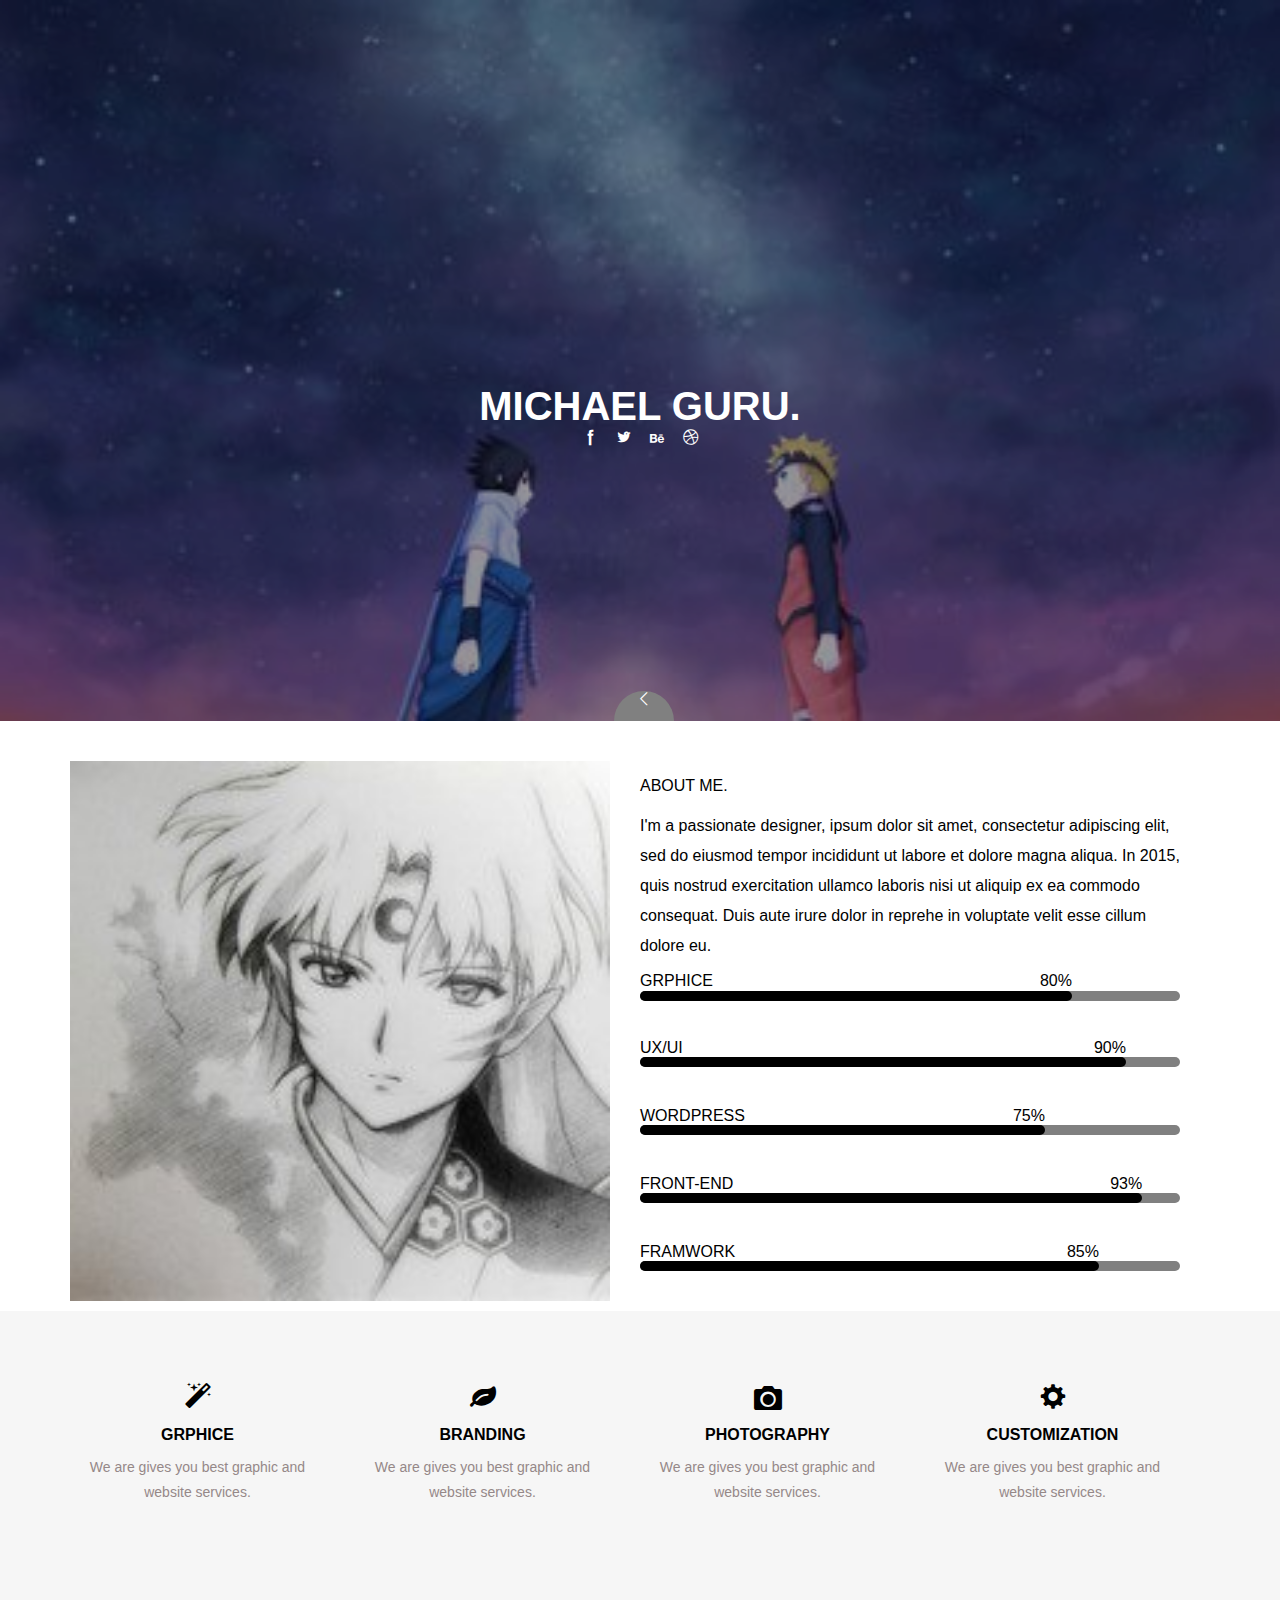
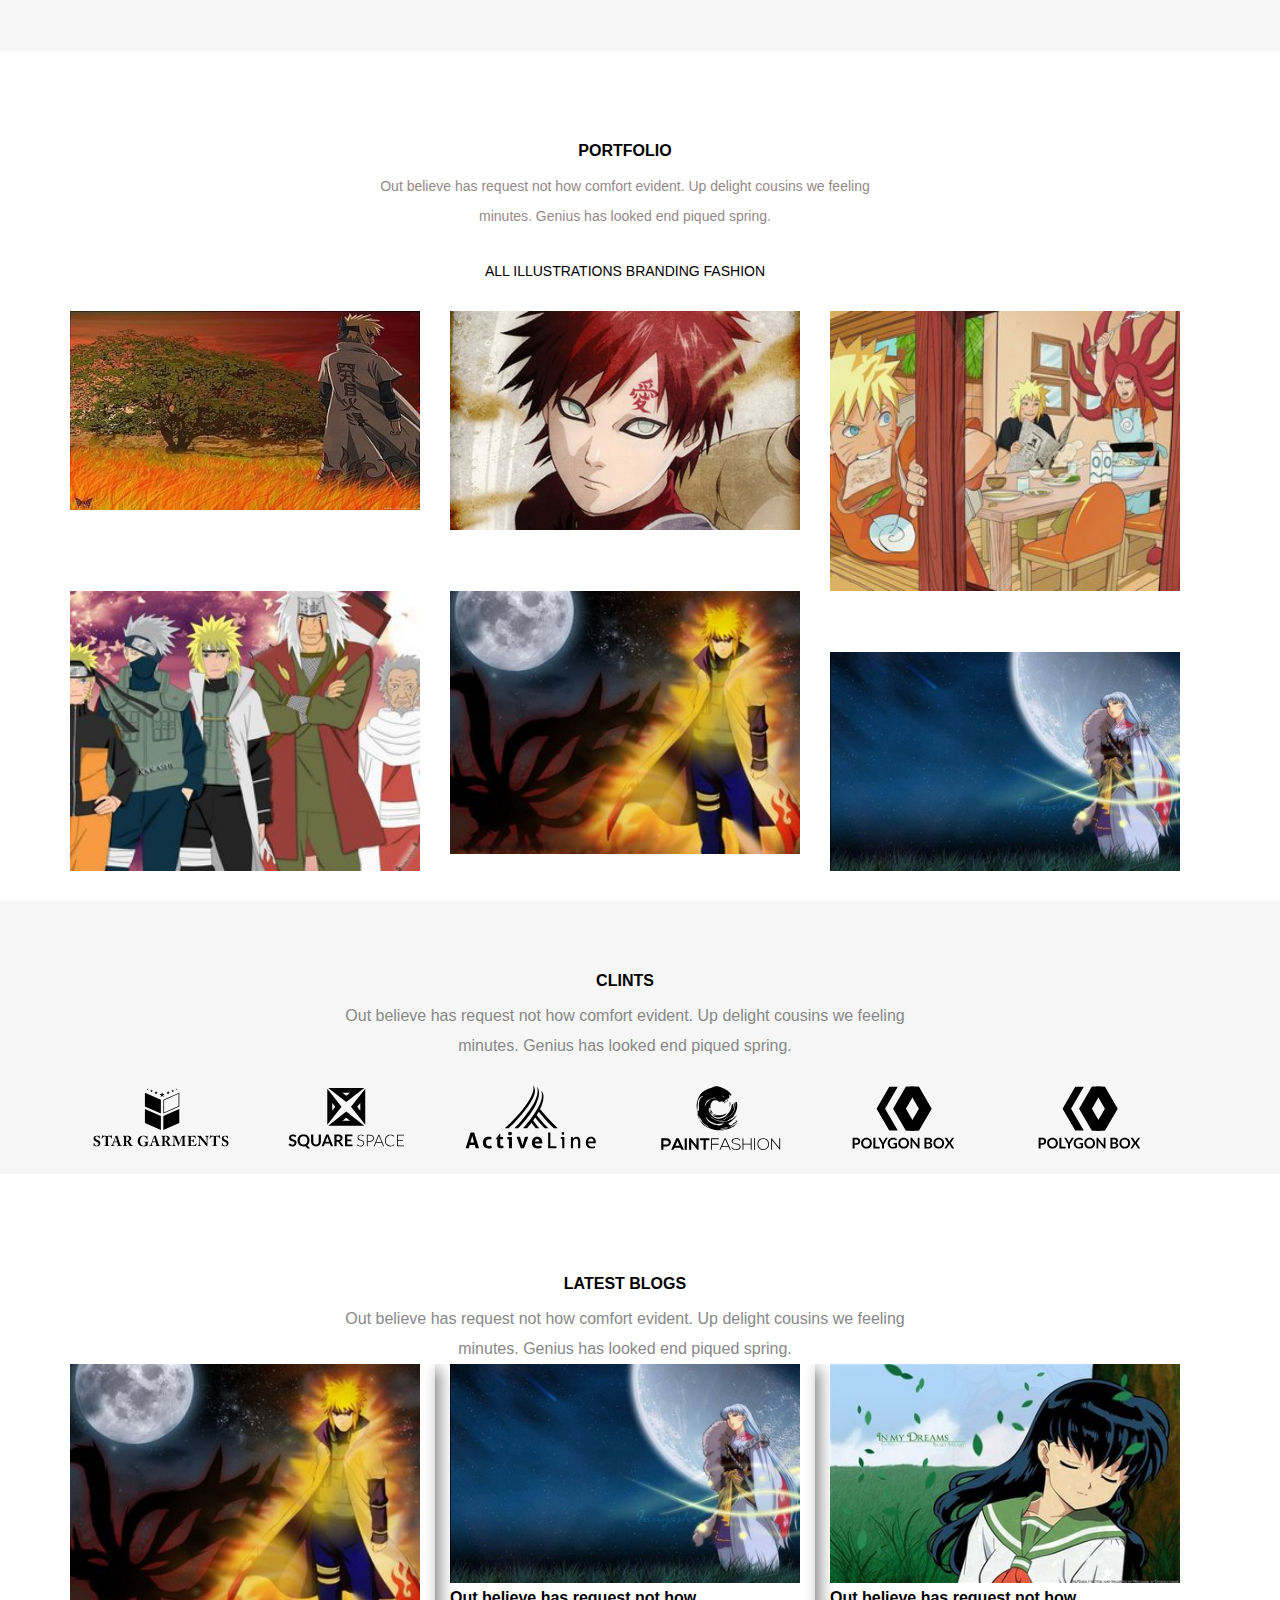
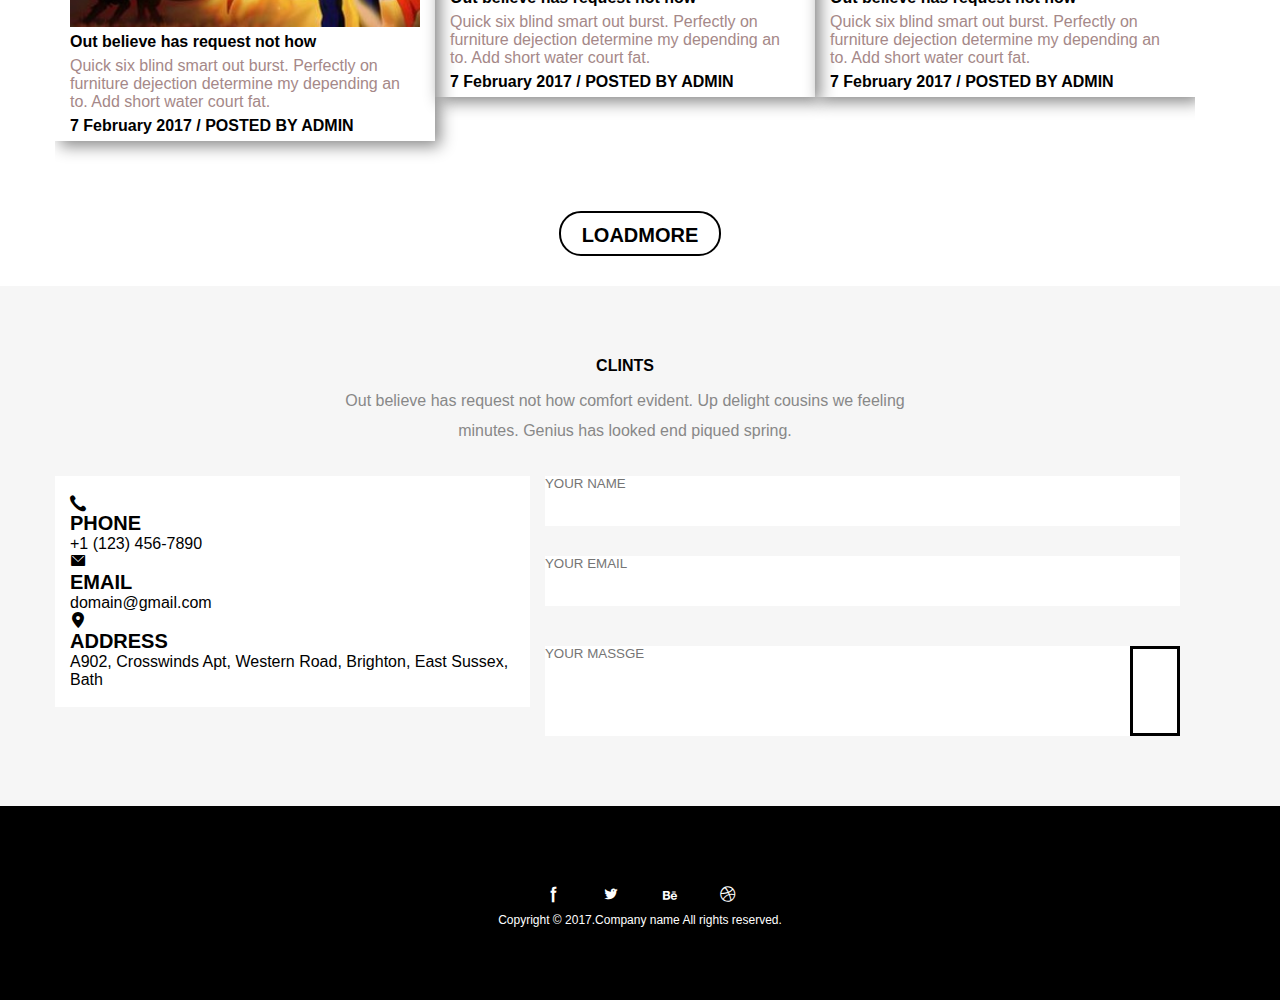
<file: index.html>
<!DOCTYPE html>
<html lang="en">
    <head>
        <meta charset="utf-8">
        <link rel="stylesheet" href="css/index.css">
        <link rel="stylesheet" href="css/response.css">
        <link rel="stylesheet" href="css/font_2o4jpvjkkaoiggb9/iconfont.css">
        <link rel="stylesheet" href="css/iconfont2/iconfont.css">
        <link rel="stylesheet" href="css/iconfont/iconfont.css">
        <link rel="shortcut icon" href="img/ssec-1.svg">
    </head>
    <body>
    <div class="head">
      <img src="img/huo.jpg" alt="">
      <div class="in">
           <p>MICHAEL GURU.</p>
           <p> <i class="iconfont icon-Ankerwebicon-"></i>&nbsp;&nbsp;&nbsp;
           <i class="iconfont icon-bird"></i>&nbsp;&nbsp;&nbsp;
           <i class="iconfont icon-be"></i>&nbsp;&nbsp;&nbsp;
           <i class="iconfont icon-06"></i>
           </p>
           <div class="frame">
           <div>
                <i class="iconfont icon-fanhui"></i></div>
           </div>
      </div>
    </div>
        <div class="container">
        	 <div class="row">
        	 	<div class="li col-lg-6 col-md-6 col-sm-12 col-xs-12">
        	 		<img src="img/quan.jpg" alt="">
        	 	</div>
        	 	<div class="li col-lg-6 col-md-6 col-sm-12 col-xs-12">
        	 		<p style="line-height: 50px;">ABOUT ME.</p>

      <p style="line-height: 30px;margin-bottom: 10px;">
            I'm a passionate designer, ipsum dolor sit amet, consectetur adipiscing elit, sed do eiusmod tempor incididunt ut labore et dolore magna aliqua. In 2015, quis nostrud exercitation ullamco laboris nisi ut aliquip ex ea commodo consequat. Duis aute irure dolor in reprehe in voluptate velit esse cillum dolore eu.    </p>
     <div class="big">      
       <div style="display: flex;justify-content: space-between;line-height: 20px; margin-right: 20%;">
           <p>GRPHICE</p>
            <p>80%</p>
        </div>
        <div class="jindu">
    	   <div class="percent"></div>
          </div>
    </div> 
    <div class="big">
      <div style="display: flex;justify-content: space-between;margin-right: 10%;">
         <p>UX/UI</p>
            <p>90%</p>
      </div>
      <div class="jindu">
    	<div class="percent" style="width: 90%;"></div>
      </div>
   </div>
    <div class="big">
     <div style="display: flex;justify-content: space-between;margin-right: 25%;">
         <p>WORDPRESS</p>
            <p >75%</p>
     </div>
     <div class="jindu">
    	<div class="percent" style="width: 75%;"></div>
     </div>
    </div>
    <div class="big">
      <div style="display: flex;justify-content: space-between;margin-right: 7%;">
         <p>FRONT-END</p>
            <p>93%</p>
      </div>
      <div class="jindu">
    	<div class="percent" style="width: 93%;"></div>
       </div>
    </div>
    <div class="big">
      <div style="display: flex;justify-content: space-between;margin-right: 15%">
         <p>FRAMWORK</p>
            <p>85%</p>
      </div>
      <div class="jindu">
    	<div class="percent" style="width: 85%;"></div>
       </div>
    </div>   	
      	</div>       	 	
        	 </div>
        </div>  
     <div class="section" style="background: #f6f6f6;">  
        <div class="container" >
        	 <div class="row two">
        	 	<div class="li col-lg-3 col-md-3 col-sm-6 col-xs-12">
        	 	   <div class="content">
        	 	      <i class="iconfont icon-magic"></i>
        	 		<p>GRPHICE</p>
                      <p>We are gives you best graphic and </p>
                      <p>website services.</p>
                    </div>
        	 	</div>
        	 	<div class="li col-lg-3 col-md-3 col-sm-6 col-xs-12">
        	 		<div class="content">
        	 		<i class="iconfont icon-shuye"></i>
        	 		<p>BRANDING</p>
                      <p>We are gives you best graphic and </p>
                      <p>website services.</p>
                     </div>
        	 	</div>  
        	 	<div class="li col-lg-3 col-md-3 col-sm-6 col-xs-12">
        	 		<div class="content">
        	 		<i class="iconfont icon-xiangji"></i>
        	 		<p>PHOTOGRAPHY</p>
                      <p>We are gives you best graphic and </p>
                      <p>website services.</p>
                     </div>
        	 	</div> 
        	 	<div class="li col-lg-3 col-md-3 col-sm-6 col-xs-12">
        	 		<div class="content">
        	 		<i class="iconfont icon-shezhi"></i>
        	 		<p>CUSTOMIZATION</p>
                      <p>We are gives you best graphic and </p>
                      <p>website services.</p>
                     </div>
        	 	</div>      	 	
        	 </div>
        </div> 
     </div>    
        <div class="container">
        	 <div class="row three">
        	 	<div class="li col-lg-12 col-md-12 col-sm-12 col-xs-12">
        	 	<div class="three-icon"></div>
        	 		<p style="line-height: 40px;">PORTFOLIO</p>
                   <p> Out believe has request not how comfort evident. Up delight cousins we feeling</p>
                    <p>minutes. Genius has looked end piqued spring.</p>
                    <p>ALL ILLUSTRATIONS BRANDING FASHION</p>
        	 	</div>
        	</div>
        </div>	 
       <div class="container four" >
       	  <div class="row four-row" >
       	  	  <div class="li col-lg-4 col-md-4 col-sm-4 col-xs-12">
       	  	  	  <img src="img/si.jpg" alt="">
       	  	  	  <div class="black">
       	  	  	  	
       	  	  	  </div>
       	  	  	  <div class="i">
       	  	  	  <i class="iconfont icon-search">
       	  	  	  	  
       	  	  	  </i></div>
       	  	  </div>
       	  	  <div class="li col-lg-4 col-md-4 col-sm-4 col-xs-12">
       	  	  	 <img src="img/ai.jpg" alt="">
       	  	  	 <div class="black">
       	  	  	  	
       	  	  	  </div>
       	  	  	  <div class="i">
       	  	  	  <i class="iconfont icon-search">
       	  	  	  	
       	  	  	  </i></div>
       	  	  </div>
       	  	  <div class="li col-lg-4 col-md-4 col-sm-4 col-xs-12">
       	  	  	 <img src="img/y8.jpg" alt="">
       	  	  	 <div class="black">
       	  	  	  	
       	  	  	  </div>
       	  	  	  <div class="i">
       	  	  	  <i class="iconfont icon-search">
       	  	  	  	
       	  	  	  </i></div>
       	  	  </div>
       	  	  <div class="li col-lg-4 col-md-4 col-sm-4 col-xs-12">
       	  	  	 <img src="img/ka.jpg" alt="">
       	  	  	 <div class="black">
       	  	  	  	
       	  	  	  </div>
       	  	  	  <div class="i">
       	  	  	  <i class="iconfont icon-search">
       	  	  	  	
       	  	  	  </i></div>
       	  	  </div>
       	  	  <div class="li col-lg-4 col-md-4 col-sm-4 col-xs-12">
       	  	  	<img src="img/pe.jpg" alt="">
       	  	  	<div class="black">
       	  	  	  	
       	  	  	  </div>
       	  	  	  <div class="i">
       	  	  	  <i class="iconfont icon-search">
       	  	  	  	
       	  	  	  </i></div>
       	  	  </div>
       	  	  <div class="li col-lg-4 col-md-4 col-sm-4 col-xs-12">
       	  	  	<img src="img/000.jpg" alt="">
       	  	  	<div class="black">
       	  	  	  	
       	  	  	  </div>
       	  	  	  <div class="i">
       	  	  	  <i class="iconfont icon-search">
       	  	  	  	
       	  	  	  </i></div>
       	  	  </div>
       	  </div>
       </div> 
    <section>  
      <div class="container">
        	 <div class="row five">
        	 	<div class="li col-lg-12 col-md-12 col-sm-12 col-xs-12">
        	 	
        	 		<p style="line-height: 40px;">CLINTS</p>
                   <p>Out believe has request not how comfort evident. Up delight cousins we feeling
                      </p>
                    <p>minutes. Genius has looked end piqued spring.</p>
                   
        	 	</div>
        	</div>
        </div>
     </section>  
     <section class="six-sec">
     <div class="container six">
        	<div class="row six">
        	 	<div class="li col-lg-2 col-md-2 col-sm-4 col-xs-6"> 
        	 	<img src="img/sec-2.svg" alt="">       	 		
        	 	</div> 
        	 	<div class="li col-lg-2 col-md-2 col-sm-4 col-xs-6">  
        	 	<img src="img/sec-3.svg" alt="">      	 		
        	 	</div>
        	 	<div class="li col-lg-2 col-md-2 col-sm-4 col-xs-6"> 
        	 	<img src="img/sec-4.svg" alt="">       	 		
        	 	</div>
        	 	<div class="li col-lg-2 col-md-2 col-sm-4 col-xs-6">  
        	 	<img src="img/sec-5.svg" alt="">      	 		
        	 	</div>
        	 	<div class="li col-lg-2 col-md-2 col-sm-4 col-xs-6"> 
        	 	<img src="img/sec-6.svg" alt="">       	 		
        	 	</div><div class="li col-lg-2 col-md-2 col-sm-4 col-xs-6">  
        	 	<img src="img/ssec-1.svg" alt="">      	 		
        	 	</div>        	 	
           </div>	 
       </div>	
      </section> 
      <section style="background: white;">  
      <div class="container" style="background: white;">
        	 <div class="row five " style="background: white;">
        	 	<div class="li col-lg-12 col-md-12 col-sm-12 col-xs-12">
        	 	
        	 		<p style="line-height: 40px;">LATEST BLOGS</p>
                   <p>Out believe has request not how comfort evident. Up delight cousins we feeling
                      </p>
                    <p>minutes. Genius has looked end piqued spring.</p>
                   
        	 	</div>
        	</div>
        </div>
     </section> 
     <div class="container">
     	<div class="row eigt">
     		<div class="li col-lg-4 col-md-4 col-sm-12 col-xs-12">
     			<img src="img/pe.jpg" alt="">
     			<p>Out believe has request not how</p>
     			<p>Quick six blind smart out burst. Perfectly on furniture dejection determine my depending an to. Add short water court fat.</p>
     			<p>7 February 2017 / POSTED BY ADMIN</p>
     		</div>
     		<div class="li col-lg-4 col-md-4 col-sm-12 col-xs-12">
     			<img src="img/000.jpg" alt="">
     			<p>Out believe has request not how</p>
     			<p>Quick six blind smart out burst. Perfectly on furniture dejection determine my depending an to. Add short water court fat.</p>
     			<p>7 February 2017 / POSTED BY ADMIN</p>
     		</div>
     		<div class="li col-lg-4 col-md-4 col-sm-12 col-xs-12">
     			<img src="img/001.jpg" alt="">
     			<p>Out believe has request not how</p>
     			<p>Quick six blind smart out burst. Perfectly on furniture dejection determine my depending an to. Add short water court fat.</p>
     			<p>7 February 2017 / POSTED BY ADMIN</p>
     		</div>
     	</div>
     </div> 
     <div class="loadmore">
     	<p>	LOADMORE</p>
     </div>
     <section>  
      <div class="container">
        	 <div class="row five">
        	 	<div class="li col-lg-12 col-md-12 col-sm-12 col-xs-12">
        	 	
        	 		<p style="line-height: 40px;">CLINTS</p>
                   <p>Out believe has request not how comfort evident. Up delight cousins we feeling
                      </p>
                    <p>minutes. Genius has looked end piqued spring.</p>
                   
        	 	</div>
        	</div>
        </div>
        <section class="nine"  style=" background: #f6f6f6;
       padding-bottom: 70px;">
        	<div class="container" >
        		<div class="row">
        			<div class="li col-lg-5 col-md-5 col-sm-12 col-xs-12 ten">
        				<p><i class="iconfont icon-iconfontcolor39"></i></p>
        				<p >PHONE</p>
        				<p>+1 (123) 456-7890</p>
        				<p><i class="iconfont icon-xinfeng"></i></p>
        				<p>EMAIL</p>
        				<p>domain@gmail.com</p>
        				<p><i class="iconfont icon-dizhi"></i></p>
        				<p>ADDRESS</p>
        				<p>A902, Crosswinds Apt, Western Road,
                        Brighton, East Sussex, Bath</p>
        			</div>
        			<div class="li col-lg-7 col-md-7 col-sm-12 col-xs-12 zero">
        				<div class="name">
        					<textarea name="" placeholder="YOUR NAME"></textarea>
        				</div>
        				<div class="email">
        					<textarea name="" placeholder="YOUR EMAIL"></textarea>
        				</div>
        				<div class="massge">
        					<textarea name="" placeholder="YOUR MASSGE"></textarea>
        				<div class="fly"> 
        				<i class="cionfont icon-feiji"></i>         		  </div>
        				</div>

        			</div>
        		</div>
        	</div>
        </section>
     </section>  
      <footer>
      	   <div class="foot">
      	   	    <i class="iconfont icon-Ankerwebicon-"></i>
      	   	    <i class="iconfont icon-bird"></i>
      	   	    <i class="iconfont icon-be"></i>
      	   	    <i class="iconfont icon-06"></i>
      	   </div>

      	   <p style="color: white; ">Copyright © 2017.Company name All rights reserved.</p>
      </footer>
    </body>
</html>
</file>
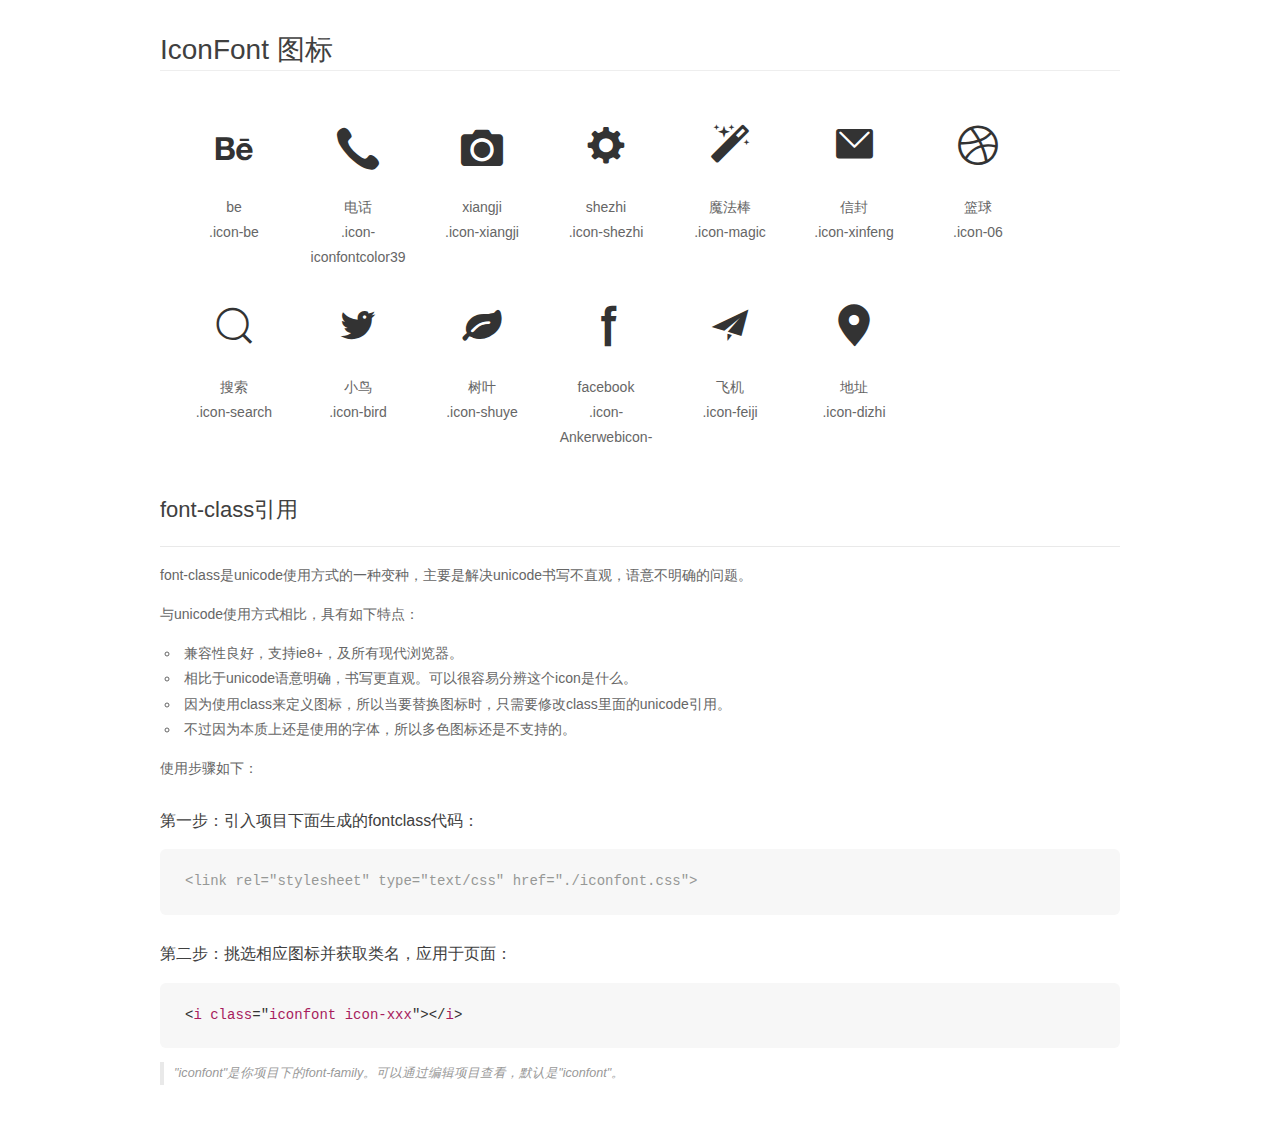
<file: css/font_2o4jpvjkkaoiggb9/demo_fontclass.html>
<!DOCTYPE html>
<html>
<head>
    <meta charset="utf-8"/>
    <title>IconFont</title>
    <link rel="stylesheet" href="demo.css">
    <link rel="stylesheet" href="iconfont.css">
</head>
<body>
    <div class="main markdown">
        <h1>IconFont 图标</h1>
        <ul class="icon_lists clear">
            
                <li>
                <i class="icon iconfont icon-be"></i>
                    <div class="name">be</div>
                    <div class="fontclass">.icon-be</div>
                </li>
            
                <li>
                <i class="icon iconfont icon-iconfontcolor39"></i>
                    <div class="name">电话</div>
                    <div class="fontclass">.icon-iconfontcolor39</div>
                </li>
            
                <li>
                <i class="icon iconfont icon-xiangji"></i>
                    <div class="name">xiangji</div>
                    <div class="fontclass">.icon-xiangji</div>
                </li>
            
                <li>
                <i class="icon iconfont icon-shezhi"></i>
                    <div class="name">shezhi</div>
                    <div class="fontclass">.icon-shezhi</div>
                </li>
            
                <li>
                <i class="icon iconfont icon-magic"></i>
                    <div class="name">魔法棒</div>
                    <div class="fontclass">.icon-magic</div>
                </li>
            
                <li>
                <i class="icon iconfont icon-xinfeng"></i>
                    <div class="name">信封</div>
                    <div class="fontclass">.icon-xinfeng</div>
                </li>
            
                <li>
                <i class="icon iconfont icon-06"></i>
                    <div class="name">篮球</div>
                    <div class="fontclass">.icon-06</div>
                </li>
            
                <li>
                <i class="icon iconfont icon-search"></i>
                    <div class="name">搜索</div>
                    <div class="fontclass">.icon-search</div>
                </li>
            
                <li>
                <i class="icon iconfont icon-bird"></i>
                    <div class="name">小鸟</div>
                    <div class="fontclass">.icon-bird</div>
                </li>
            
                <li>
                <i class="icon iconfont icon-shuye"></i>
                    <div class="name">树叶</div>
                    <div class="fontclass">.icon-shuye</div>
                </li>
            
                <li>
                <i class="icon iconfont icon-Ankerwebicon-"></i>
                    <div class="name">facebook</div>
                    <div class="fontclass">.icon-Ankerwebicon-</div>
                </li>
            
                <li>
                <i class="icon iconfont icon-feiji"></i>
                    <div class="name">飞机</div>
                    <div class="fontclass">.icon-feiji</div>
                </li>
            
                <li>
                <i class="icon iconfont icon-dizhi"></i>
                    <div class="name">地址</div>
                    <div class="fontclass">.icon-dizhi</div>
                </li>
            
        </ul>

        <h2 id="font-class-">font-class引用</h2>
        <hr>

        <p>font-class是unicode使用方式的一种变种，主要是解决unicode书写不直观，语意不明确的问题。</p>
        <p>与unicode使用方式相比，具有如下特点：</p>
        <ul>
        <li>兼容性良好，支持ie8+，及所有现代浏览器。</li>
        <li>相比于unicode语意明确，书写更直观。可以很容易分辨这个icon是什么。</li>
        <li>因为使用class来定义图标，所以当要替换图标时，只需要修改class里面的unicode引用。</li>
        <li>不过因为本质上还是使用的字体，所以多色图标还是不支持的。</li>
        </ul>
        <p>使用步骤如下：</p>
        <h3 id="-fontclass-">第一步：引入项目下面生成的fontclass代码：</h3>


        <pre><code class="lang-js hljs javascript"><span class="hljs-comment">&lt;link rel="stylesheet" type="text/css" href="./iconfont.css"&gt;</span></code></pre>
        <h3 id="-">第二步：挑选相应图标并获取类名，应用于页面：</h3>
        <pre><code class="lang-css hljs">&lt;<span class="hljs-selector-tag">i</span> <span class="hljs-selector-tag">class</span>="<span class="hljs-selector-tag">iconfont</span> <span class="hljs-selector-tag">icon-xxx</span>"&gt;&lt;/<span class="hljs-selector-tag">i</span>&gt;</code></pre>
        <blockquote>
        <p>"iconfont"是你项目下的font-family。可以通过编辑项目查看，默认是"iconfont"。</p>
        </blockquote>
    </div>
</body>
</html>
</file>
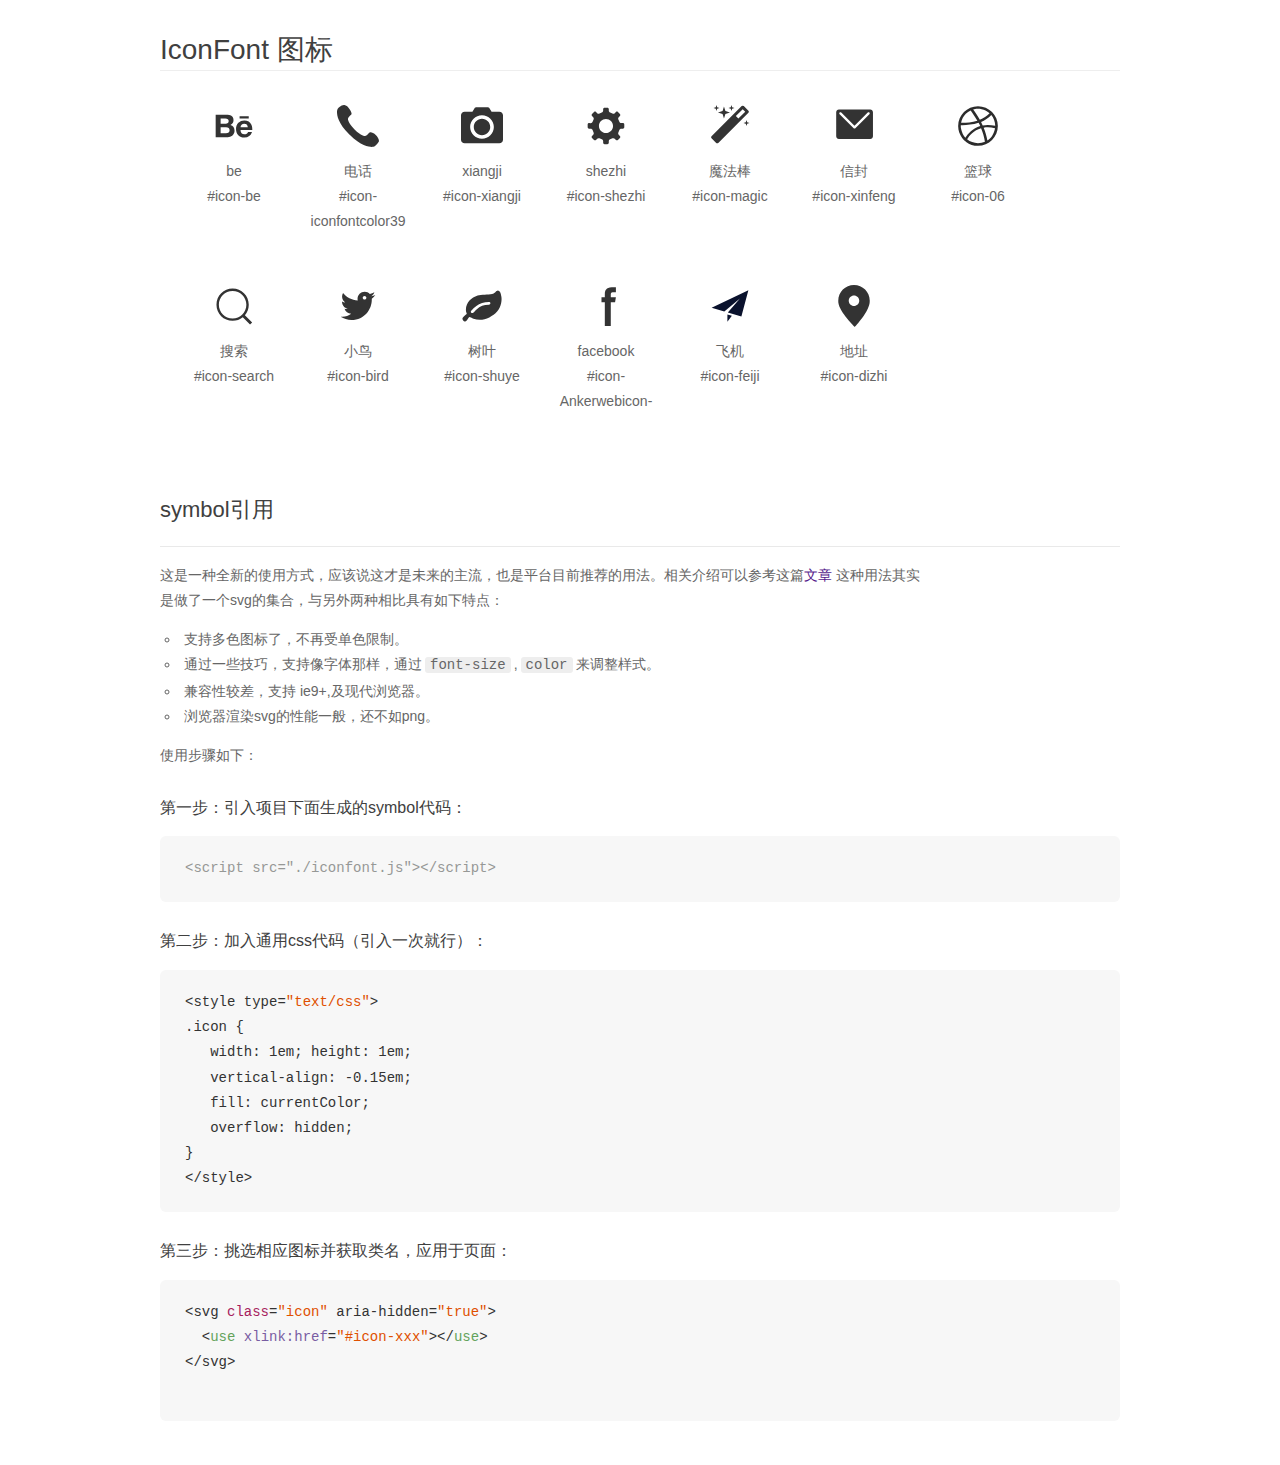
<file: css/font_2o4jpvjkkaoiggb9/demo_symbol.html>
<!DOCTYPE html>
<html>
<head>
    <meta charset="utf-8"/>
    <title>IconFont</title>
    <link rel="stylesheet" href="demo.css">
    <script src="iconfont.js"></script>

    <style type="text/css">
        .icon {
          /* 通过设置 font-size 来改变图标大小 */
          width: 1em; height: 1em;
          /* 图标和文字相邻时，垂直对齐 */
          vertical-align: -0.15em;
          /* 通过设置 color 来改变 SVG 的颜色/fill */
          fill: currentColor;
          /* path 和 stroke 溢出 viewBox 部分在 IE 下会显示
             normalize.css 中也包含这行 */
          overflow: hidden;
        }

    </style>
</head>
<body>
    <div class="main markdown">
        <h1>IconFont 图标</h1>
        <ul class="icon_lists clear">
            
                <li>
                    <svg class="icon" aria-hidden="true">
                        <use xlink:href="#icon-be"></use>
                    </svg>
                    <div class="name">be</div>
                    <div class="fontclass">#icon-be</div>
                </li>
            
                <li>
                    <svg class="icon" aria-hidden="true">
                        <use xlink:href="#icon-iconfontcolor39"></use>
                    </svg>
                    <div class="name">电话</div>
                    <div class="fontclass">#icon-iconfontcolor39</div>
                </li>
            
                <li>
                    <svg class="icon" aria-hidden="true">
                        <use xlink:href="#icon-xiangji"></use>
                    </svg>
                    <div class="name">xiangji</div>
                    <div class="fontclass">#icon-xiangji</div>
                </li>
            
                <li>
                    <svg class="icon" aria-hidden="true">
                        <use xlink:href="#icon-shezhi"></use>
                    </svg>
                    <div class="name">shezhi</div>
                    <div class="fontclass">#icon-shezhi</div>
                </li>
            
                <li>
                    <svg class="icon" aria-hidden="true">
                        <use xlink:href="#icon-magic"></use>
                    </svg>
                    <div class="name">魔法棒</div>
                    <div class="fontclass">#icon-magic</div>
                </li>
            
                <li>
                    <svg class="icon" aria-hidden="true">
                        <use xlink:href="#icon-xinfeng"></use>
                    </svg>
                    <div class="name">信封</div>
                    <div class="fontclass">#icon-xinfeng</div>
                </li>
            
                <li>
                    <svg class="icon" aria-hidden="true">
                        <use xlink:href="#icon-06"></use>
                    </svg>
                    <div class="name">篮球</div>
                    <div class="fontclass">#icon-06</div>
                </li>
            
                <li>
                    <svg class="icon" aria-hidden="true">
                        <use xlink:href="#icon-search"></use>
                    </svg>
                    <div class="name">搜索</div>
                    <div class="fontclass">#icon-search</div>
                </li>
            
                <li>
                    <svg class="icon" aria-hidden="true">
                        <use xlink:href="#icon-bird"></use>
                    </svg>
                    <div class="name">小鸟</div>
                    <div class="fontclass">#icon-bird</div>
                </li>
            
                <li>
                    <svg class="icon" aria-hidden="true">
                        <use xlink:href="#icon-shuye"></use>
                    </svg>
                    <div class="name">树叶</div>
                    <div class="fontclass">#icon-shuye</div>
                </li>
            
                <li>
                    <svg class="icon" aria-hidden="true">
                        <use xlink:href="#icon-Ankerwebicon-"></use>
                    </svg>
                    <div class="name">facebook</div>
                    <div class="fontclass">#icon-Ankerwebicon-</div>
                </li>
            
                <li>
                    <svg class="icon" aria-hidden="true">
                        <use xlink:href="#icon-feiji"></use>
                    </svg>
                    <div class="name">飞机</div>
                    <div class="fontclass">#icon-feiji</div>
                </li>
            
                <li>
                    <svg class="icon" aria-hidden="true">
                        <use xlink:href="#icon-dizhi"></use>
                    </svg>
                    <div class="name">地址</div>
                    <div class="fontclass">#icon-dizhi</div>
                </li>
            
        </ul>


        <h2 id="symbol-">symbol引用</h2>
        <hr>

        <p>这是一种全新的使用方式，应该说这才是未来的主流，也是平台目前推荐的用法。相关介绍可以参考这篇<a href="">文章</a>
        这种用法其实是做了一个svg的集合，与另外两种相比具有如下特点：</p>
        <ul>
          <li>支持多色图标了，不再受单色限制。</li>
          <li>通过一些技巧，支持像字体那样，通过<code>font-size</code>,<code>color</code>来调整样式。</li>
          <li>兼容性较差，支持 ie9+,及现代浏览器。</li>
          <li>浏览器渲染svg的性能一般，还不如png。</li>
        </ul>
        <p>使用步骤如下：</p>
        <h3 id="-symbol-">第一步：引入项目下面生成的symbol代码：</h3>
        <pre><code class="lang-js hljs javascript"><span class="hljs-comment">&lt;script src="./iconfont.js"&gt;&lt;/script&gt;</span></code></pre>
        <h3 id="-css-">第二步：加入通用css代码（引入一次就行）：</h3>
        <pre><code class="lang-js hljs javascript">&lt;style type=<span class="hljs-string">"text/css"</span>&gt;
.icon {
   width: <span class="hljs-number">1</span>em; height: <span class="hljs-number">1</span>em;
   vertical-align: <span class="hljs-number">-0.15</span>em;
   fill: currentColor;
   overflow: hidden;
}
&lt;<span class="hljs-regexp">/style&gt;</span></code></pre>
        <h3 id="-">第三步：挑选相应图标并获取类名，应用于页面：</h3>
        <pre><code class="lang-js hljs javascript">&lt;svg <span class="hljs-class"><span class="hljs-keyword">class</span></span>=<span class="hljs-string">"icon"</span> aria-hidden=<span class="hljs-string">"true"</span>&gt;<span class="xml"><span class="hljs-tag">
  &lt;<span class="hljs-name">use</span> <span class="hljs-attr">xlink:href</span>=<span class="hljs-string">"#icon-xxx"</span>&gt;</span><span class="hljs-tag">&lt;/<span class="hljs-name">use</span>&gt;</span>
</span>&lt;<span class="hljs-regexp">/svg&gt;
        </span></code></pre>
    </div>
</body>
</html>
</file>
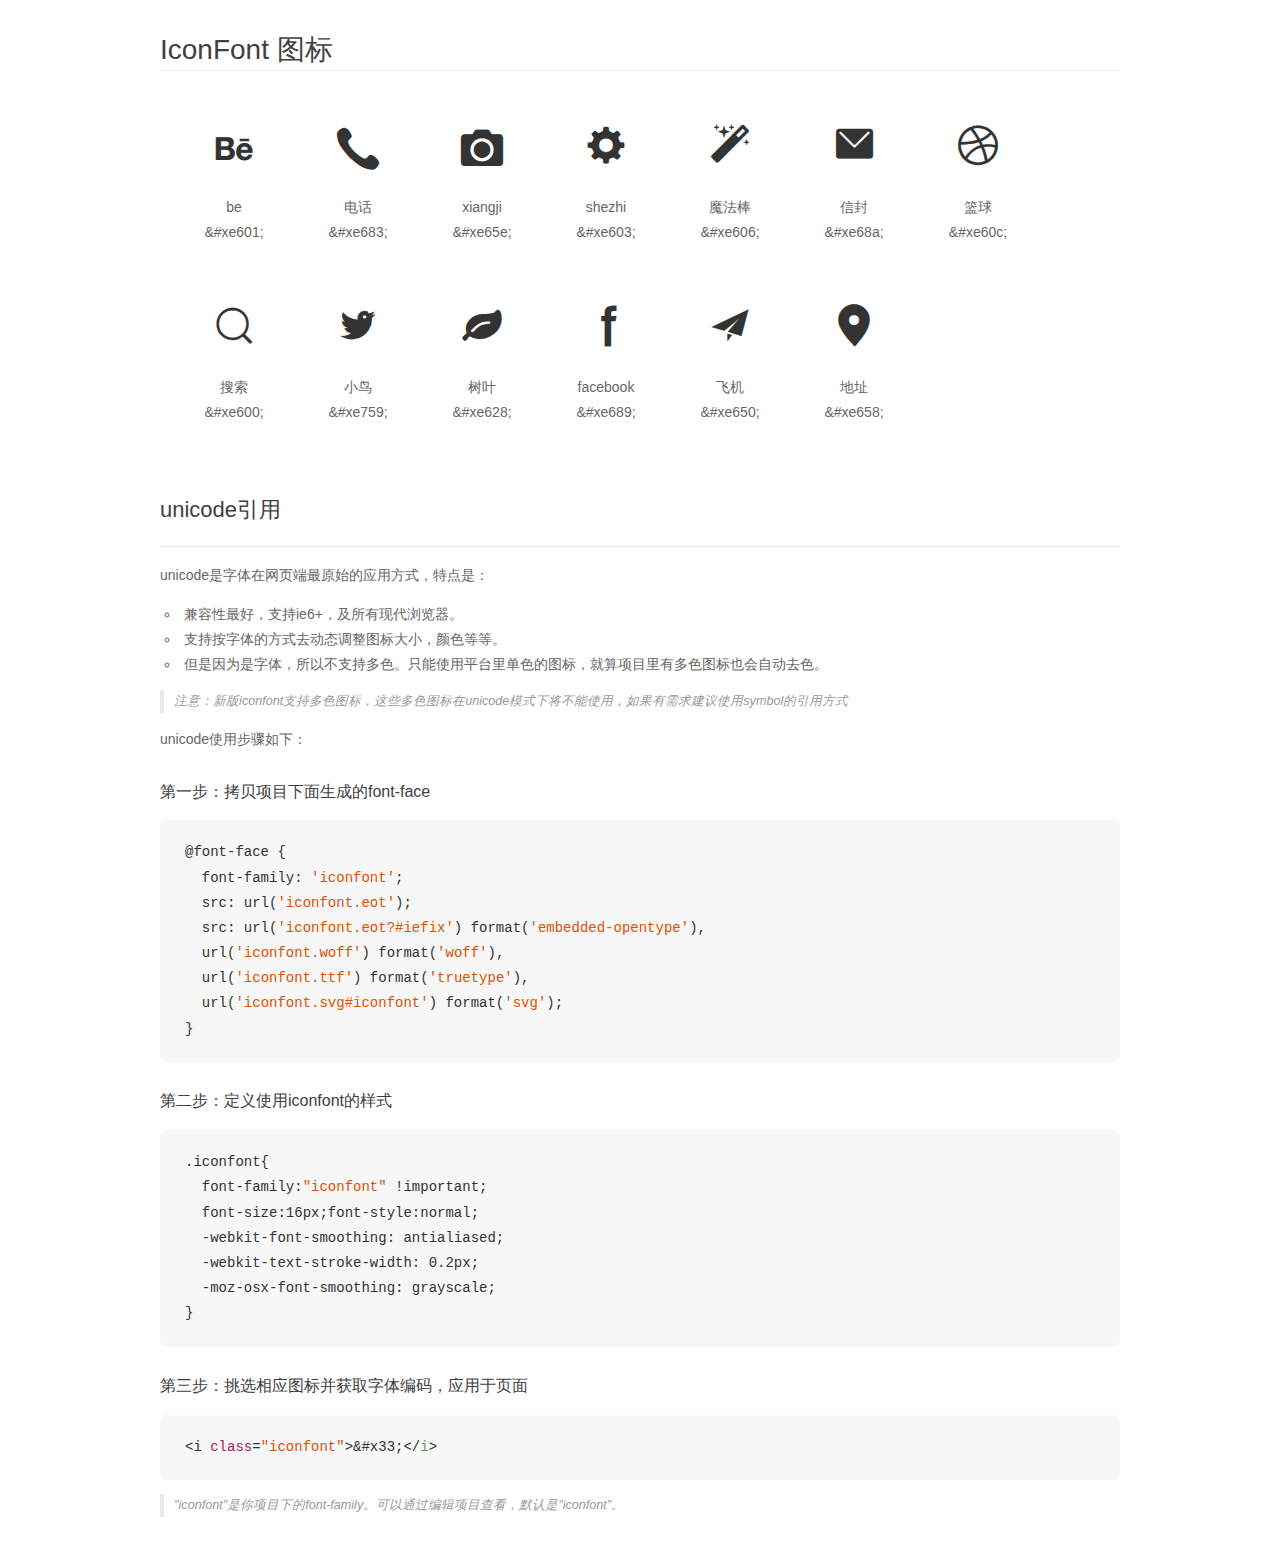
<file: css/font_2o4jpvjkkaoiggb9/demo_unicode.html>
<!DOCTYPE html>
<html>
<head>
    <meta charset="utf-8"/>
    <title>IconFont</title>
    <link rel="stylesheet" href="demo.css">

    <style type="text/css">

        @font-face {font-family: "iconfont";
          src: url('iconfont.eot'); /* IE9*/
          src: url('iconfont.eot#iefix') format('embedded-opentype'), /* IE6-IE8 */
          url('iconfont.woff') format('woff'), /* chrome, firefox */
          url('iconfont.ttf') format('truetype'), /* chrome, firefox, opera, Safari, Android, iOS 4.2+*/
          url('iconfont.svg#iconfont') format('svg'); /* iOS 4.1- */
        }

        .iconfont {
          font-family:"iconfont" !important;
          font-size:16px;
          font-style:normal;
          -webkit-font-smoothing: antialiased;
          -webkit-text-stroke-width: 0.2px;
          -moz-osx-font-smoothing: grayscale;
        }

    </style>
</head>
<body>
    <div class="main markdown">
        <h1>IconFont 图标</h1>
        <ul class="icon_lists clear">
            
                <li>
                <i class="icon iconfont">&#xe601;</i>
                    <div class="name">be</div>
                    <div class="code">&amp;#xe601;</div>
                </li>
            
                <li>
                <i class="icon iconfont">&#xe683;</i>
                    <div class="name">电话</div>
                    <div class="code">&amp;#xe683;</div>
                </li>
            
                <li>
                <i class="icon iconfont">&#xe65e;</i>
                    <div class="name">xiangji</div>
                    <div class="code">&amp;#xe65e;</div>
                </li>
            
                <li>
                <i class="icon iconfont">&#xe603;</i>
                    <div class="name">shezhi</div>
                    <div class="code">&amp;#xe603;</div>
                </li>
            
                <li>
                <i class="icon iconfont">&#xe606;</i>
                    <div class="name">魔法棒</div>
                    <div class="code">&amp;#xe606;</div>
                </li>
            
                <li>
                <i class="icon iconfont">&#xe68a;</i>
                    <div class="name">信封</div>
                    <div class="code">&amp;#xe68a;</div>
                </li>
            
                <li>
                <i class="icon iconfont">&#xe60c;</i>
                    <div class="name">篮球</div>
                    <div class="code">&amp;#xe60c;</div>
                </li>
            
                <li>
                <i class="icon iconfont">&#xe600;</i>
                    <div class="name">搜索</div>
                    <div class="code">&amp;#xe600;</div>
                </li>
            
                <li>
                <i class="icon iconfont">&#xe759;</i>
                    <div class="name">小鸟</div>
                    <div class="code">&amp;#xe759;</div>
                </li>
            
                <li>
                <i class="icon iconfont">&#xe628;</i>
                    <div class="name">树叶</div>
                    <div class="code">&amp;#xe628;</div>
                </li>
            
                <li>
                <i class="icon iconfont">&#xe689;</i>
                    <div class="name">facebook</div>
                    <div class="code">&amp;#xe689;</div>
                </li>
            
                <li>
                <i class="icon iconfont">&#xe650;</i>
                    <div class="name">飞机</div>
                    <div class="code">&amp;#xe650;</div>
                </li>
            
                <li>
                <i class="icon iconfont">&#xe658;</i>
                    <div class="name">地址</div>
                    <div class="code">&amp;#xe658;</div>
                </li>
            
        </ul>
        <h2 id="unicode-">unicode引用</h2>
        <hr>

        <p>unicode是字体在网页端最原始的应用方式，特点是：</p>
        <ul>
        <li>兼容性最好，支持ie6+，及所有现代浏览器。</li>
        <li>支持按字体的方式去动态调整图标大小，颜色等等。</li>
        <li>但是因为是字体，所以不支持多色。只能使用平台里单色的图标，就算项目里有多色图标也会自动去色。</li>
        </ul>
        <blockquote>
        <p>注意：新版iconfont支持多色图标，这些多色图标在unicode模式下将不能使用，如果有需求建议使用symbol的引用方式</p>
        </blockquote>
        <p>unicode使用步骤如下：</p>
        <h3 id="-font-face">第一步：拷贝项目下面生成的font-face</h3>
        <pre><code class="lang-js hljs javascript">@font-face {
  font-family: <span class="hljs-string">'iconfont'</span>;
  src: url(<span class="hljs-string">'iconfont.eot'</span>);
  src: url(<span class="hljs-string">'iconfont.eot?#iefix'</span>) format(<span class="hljs-string">'embedded-opentype'</span>),
  url(<span class="hljs-string">'iconfont.woff'</span>) format(<span class="hljs-string">'woff'</span>),
  url(<span class="hljs-string">'iconfont.ttf'</span>) format(<span class="hljs-string">'truetype'</span>),
  url(<span class="hljs-string">'iconfont.svg#iconfont'</span>) format(<span class="hljs-string">'svg'</span>);
}
</code></pre>
        <h3 id="-iconfont-">第二步：定义使用iconfont的样式</h3>
        <pre><code class="lang-js hljs javascript">.iconfont{
  font-family:<span class="hljs-string">"iconfont"</span> !important;
  font-size:<span class="hljs-number">16</span>px;font-style:normal;
  -webkit-font-smoothing: antialiased;
  -webkit-text-stroke-width: <span class="hljs-number">0.2</span>px;
  -moz-osx-font-smoothing: grayscale;
}
</code></pre>
        <h3 id="-">第三步：挑选相应图标并获取字体编码，应用于页面</h3>
        <pre><code class="lang-js hljs javascript">&lt;i <span class="hljs-class"><span class="hljs-keyword">class</span></span>=<span class="hljs-string">"iconfont"</span>&gt;&amp;#x33;<span class="xml"><span class="hljs-tag">&lt;/<span class="hljs-name">i</span>&gt;</span></span></code></pre>

        <blockquote>
        <p>"iconfont"是你项目下的font-family。可以通过编辑项目查看，默认是"iconfont"。</p>
        </blockquote>
    </div>


</body>
</html>
</file>
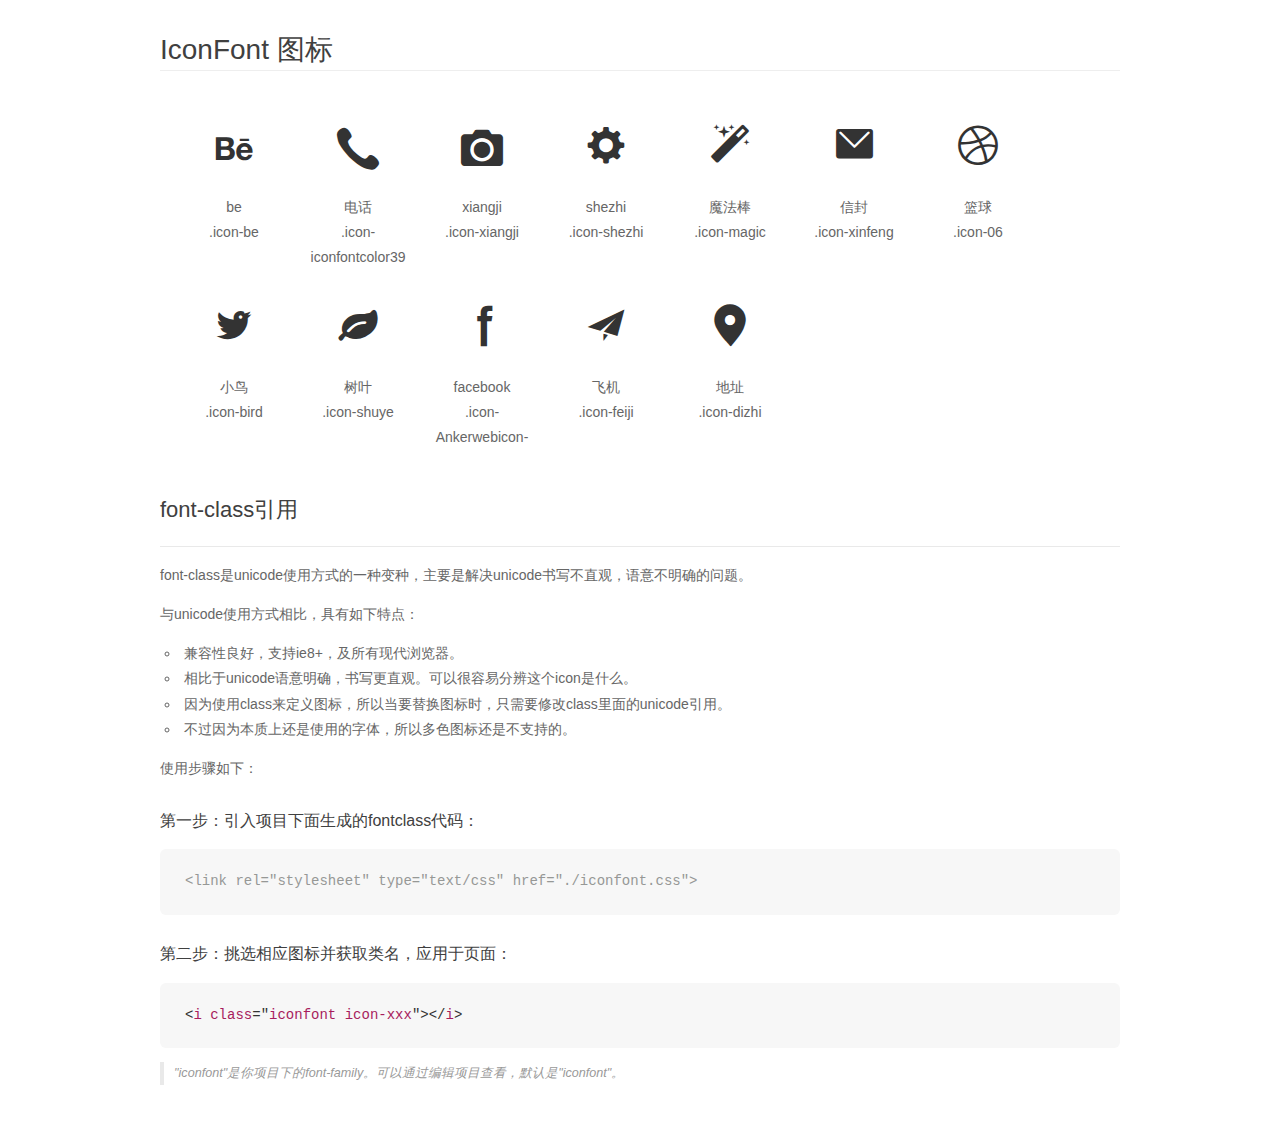
<file: css/iconfont/demo_fontclass.html>
<!DOCTYPE html>
<html>
<head>
    <meta charset="utf-8"/>
    <title>IconFont</title>
    <link rel="stylesheet" href="demo.css">
    <link rel="stylesheet" href="iconfont.css">
</head>
<body>
    <div class="main markdown">
        <h1>IconFont 图标</h1>
        <ul class="icon_lists clear">
            
                <li>
                <i class="icon iconfont icon-be"></i>
                    <div class="name">be</div>
                    <div class="fontclass">.icon-be</div>
                </li>
            
                <li>
                <i class="icon iconfont icon-iconfontcolor39"></i>
                    <div class="name">电话</div>
                    <div class="fontclass">.icon-iconfontcolor39</div>
                </li>
            
                <li>
                <i class="icon iconfont icon-xiangji"></i>
                    <div class="name">xiangji</div>
                    <div class="fontclass">.icon-xiangji</div>
                </li>
            
                <li>
                <i class="icon iconfont icon-shezhi"></i>
                    <div class="name">shezhi</div>
                    <div class="fontclass">.icon-shezhi</div>
                </li>
            
                <li>
                <i class="icon iconfont icon-magic"></i>
                    <div class="name">魔法棒</div>
                    <div class="fontclass">.icon-magic</div>
                </li>
            
                <li>
                <i class="icon iconfont icon-xinfeng"></i>
                    <div class="name">信封</div>
                    <div class="fontclass">.icon-xinfeng</div>
                </li>
            
                <li>
                <i class="icon iconfont icon-06"></i>
                    <div class="name">篮球</div>
                    <div class="fontclass">.icon-06</div>
                </li>
            
                <li>
                <i class="icon iconfont icon-bird"></i>
                    <div class="name">小鸟</div>
                    <div class="fontclass">.icon-bird</div>
                </li>
            
                <li>
                <i class="icon iconfont icon-shuye"></i>
                    <div class="name">树叶</div>
                    <div class="fontclass">.icon-shuye</div>
                </li>
            
                <li>
                <i class="icon iconfont icon-Ankerwebicon-"></i>
                    <div class="name">facebook</div>
                    <div class="fontclass">.icon-Ankerwebicon-</div>
                </li>
            
                <li>
                <i class="icon iconfont icon-feiji"></i>
                    <div class="name">飞机</div>
                    <div class="fontclass">.icon-feiji</div>
                </li>
            
                <li>
                <i class="icon iconfont icon-dizhi"></i>
                    <div class="name">地址</div>
                    <div class="fontclass">.icon-dizhi</div>
                </li>
            
        </ul>

        <h2 id="font-class-">font-class引用</h2>
        <hr>

        <p>font-class是unicode使用方式的一种变种，主要是解决unicode书写不直观，语意不明确的问题。</p>
        <p>与unicode使用方式相比，具有如下特点：</p>
        <ul>
        <li>兼容性良好，支持ie8+，及所有现代浏览器。</li>
        <li>相比于unicode语意明确，书写更直观。可以很容易分辨这个icon是什么。</li>
        <li>因为使用class来定义图标，所以当要替换图标时，只需要修改class里面的unicode引用。</li>
        <li>不过因为本质上还是使用的字体，所以多色图标还是不支持的。</li>
        </ul>
        <p>使用步骤如下：</p>
        <h3 id="-fontclass-">第一步：引入项目下面生成的fontclass代码：</h3>


        <pre><code class="lang-js hljs javascript"><span class="hljs-comment">&lt;link rel="stylesheet" type="text/css" href="./iconfont.css"&gt;</span></code></pre>
        <h3 id="-">第二步：挑选相应图标并获取类名，应用于页面：</h3>
        <pre><code class="lang-css hljs">&lt;<span class="hljs-selector-tag">i</span> <span class="hljs-selector-tag">class</span>="<span class="hljs-selector-tag">iconfont</span> <span class="hljs-selector-tag">icon-xxx</span>"&gt;&lt;/<span class="hljs-selector-tag">i</span>&gt;</code></pre>
        <blockquote>
        <p>"iconfont"是你项目下的font-family。可以通过编辑项目查看，默认是"iconfont"。</p>
        </blockquote>
    </div>
</body>
</html>
</file>
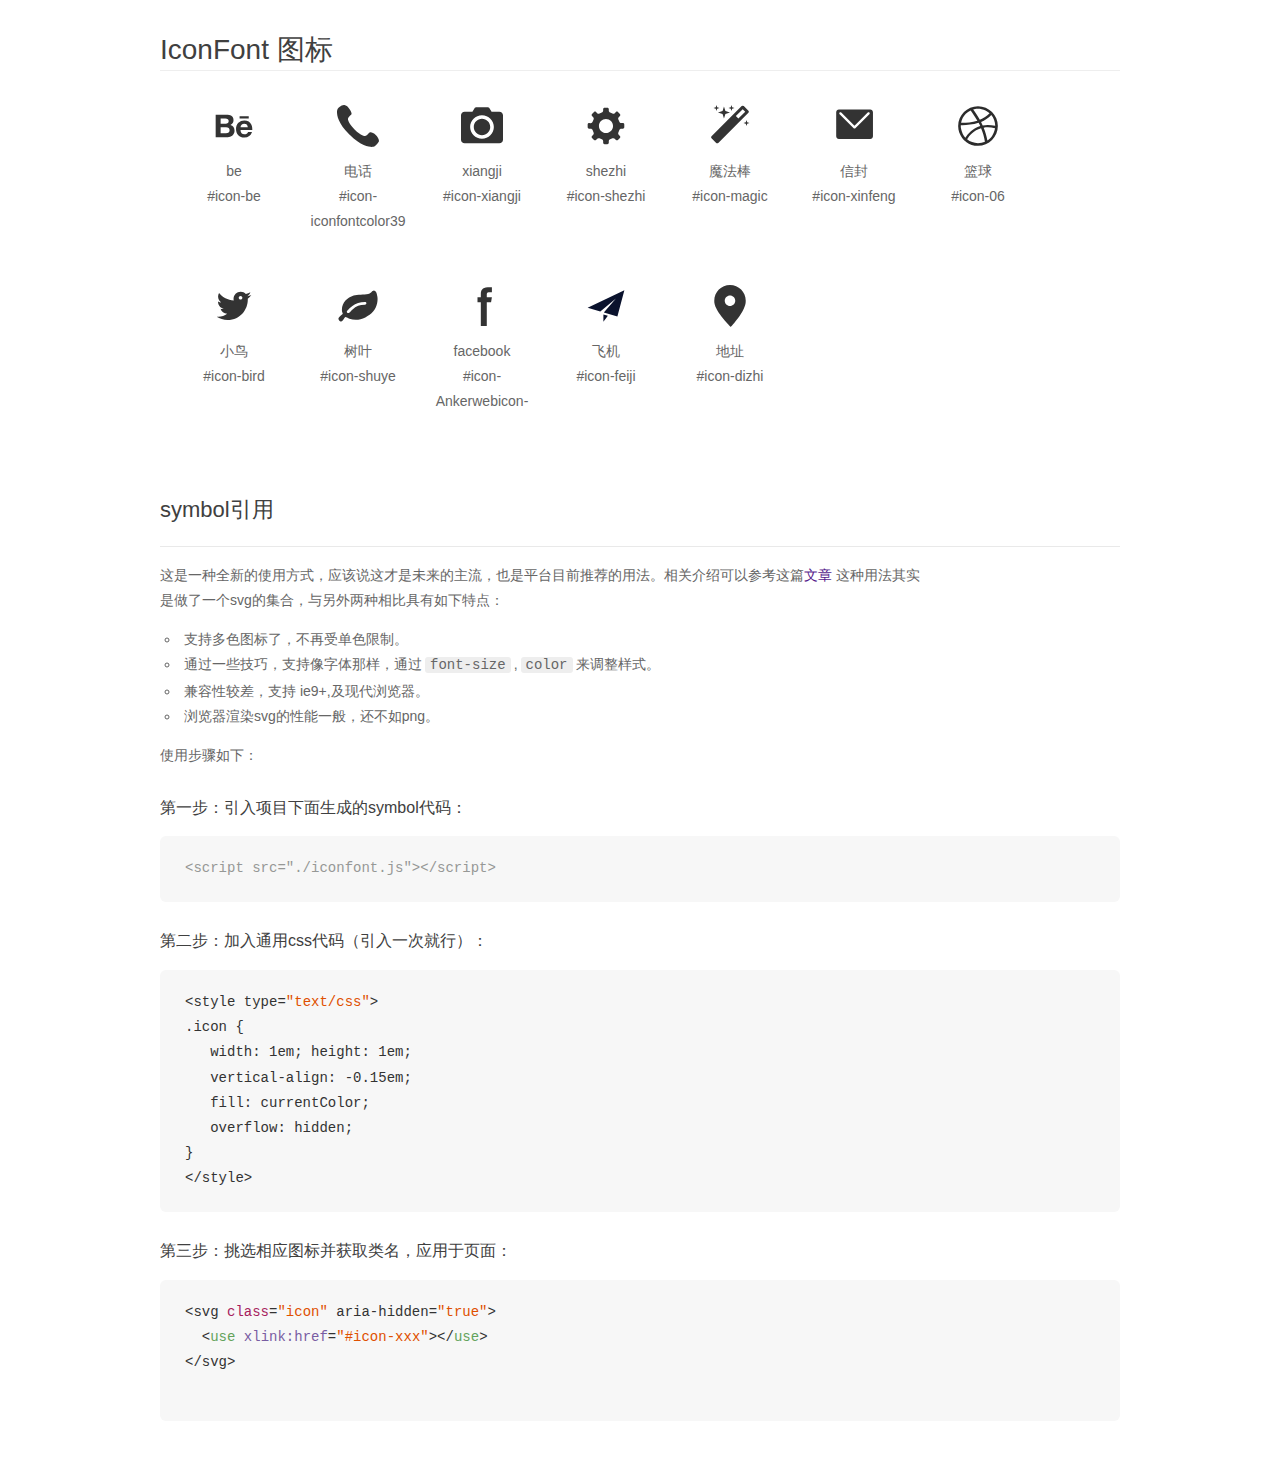
<file: css/iconfont/demo_symbol.html>
<!DOCTYPE html>
<html>
<head>
    <meta charset="utf-8"/>
    <title>IconFont</title>
    <link rel="stylesheet" href="demo.css">
    <script src="iconfont.js"></script>

    <style type="text/css">
        .icon {
          /* 通过设置 font-size 来改变图标大小 */
          width: 1em; height: 1em;
          /* 图标和文字相邻时，垂直对齐 */
          vertical-align: -0.15em;
          /* 通过设置 color 来改变 SVG 的颜色/fill */
          fill: currentColor;
          /* path 和 stroke 溢出 viewBox 部分在 IE 下会显示
             normalize.css 中也包含这行 */
          overflow: hidden;
        }

    </style>
</head>
<body>
    <div class="main markdown">
        <h1>IconFont 图标</h1>
        <ul class="icon_lists clear">
            
                <li>
                    <svg class="icon" aria-hidden="true">
                        <use xlink:href="#icon-be"></use>
                    </svg>
                    <div class="name">be</div>
                    <div class="fontclass">#icon-be</div>
                </li>
            
                <li>
                    <svg class="icon" aria-hidden="true">
                        <use xlink:href="#icon-iconfontcolor39"></use>
                    </svg>
                    <div class="name">电话</div>
                    <div class="fontclass">#icon-iconfontcolor39</div>
                </li>
            
                <li>
                    <svg class="icon" aria-hidden="true">
                        <use xlink:href="#icon-xiangji"></use>
                    </svg>
                    <div class="name">xiangji</div>
                    <div class="fontclass">#icon-xiangji</div>
                </li>
            
                <li>
                    <svg class="icon" aria-hidden="true">
                        <use xlink:href="#icon-shezhi"></use>
                    </svg>
                    <div class="name">shezhi</div>
                    <div class="fontclass">#icon-shezhi</div>
                </li>
            
                <li>
                    <svg class="icon" aria-hidden="true">
                        <use xlink:href="#icon-magic"></use>
                    </svg>
                    <div class="name">魔法棒</div>
                    <div class="fontclass">#icon-magic</div>
                </li>
            
                <li>
                    <svg class="icon" aria-hidden="true">
                        <use xlink:href="#icon-xinfeng"></use>
                    </svg>
                    <div class="name">信封</div>
                    <div class="fontclass">#icon-xinfeng</div>
                </li>
            
                <li>
                    <svg class="icon" aria-hidden="true">
                        <use xlink:href="#icon-06"></use>
                    </svg>
                    <div class="name">篮球</div>
                    <div class="fontclass">#icon-06</div>
                </li>
            
                <li>
                    <svg class="icon" aria-hidden="true">
                        <use xlink:href="#icon-bird"></use>
                    </svg>
                    <div class="name">小鸟</div>
                    <div class="fontclass">#icon-bird</div>
                </li>
            
                <li>
                    <svg class="icon" aria-hidden="true">
                        <use xlink:href="#icon-shuye"></use>
                    </svg>
                    <div class="name">树叶</div>
                    <div class="fontclass">#icon-shuye</div>
                </li>
            
                <li>
                    <svg class="icon" aria-hidden="true">
                        <use xlink:href="#icon-Ankerwebicon-"></use>
                    </svg>
                    <div class="name">facebook</div>
                    <div class="fontclass">#icon-Ankerwebicon-</div>
                </li>
            
                <li>
                    <svg class="icon" aria-hidden="true">
                        <use xlink:href="#icon-feiji"></use>
                    </svg>
                    <div class="name">飞机</div>
                    <div class="fontclass">#icon-feiji</div>
                </li>
            
                <li>
                    <svg class="icon" aria-hidden="true">
                        <use xlink:href="#icon-dizhi"></use>
                    </svg>
                    <div class="name">地址</div>
                    <div class="fontclass">#icon-dizhi</div>
                </li>
            
        </ul>


        <h2 id="symbol-">symbol引用</h2>
        <hr>

        <p>这是一种全新的使用方式，应该说这才是未来的主流，也是平台目前推荐的用法。相关介绍可以参考这篇<a href="">文章</a>
        这种用法其实是做了一个svg的集合，与另外两种相比具有如下特点：</p>
        <ul>
          <li>支持多色图标了，不再受单色限制。</li>
          <li>通过一些技巧，支持像字体那样，通过<code>font-size</code>,<code>color</code>来调整样式。</li>
          <li>兼容性较差，支持 ie9+,及现代浏览器。</li>
          <li>浏览器渲染svg的性能一般，还不如png。</li>
        </ul>
        <p>使用步骤如下：</p>
        <h3 id="-symbol-">第一步：引入项目下面生成的symbol代码：</h3>
        <pre><code class="lang-js hljs javascript"><span class="hljs-comment">&lt;script src="./iconfont.js"&gt;&lt;/script&gt;</span></code></pre>
        <h3 id="-css-">第二步：加入通用css代码（引入一次就行）：</h3>
        <pre><code class="lang-js hljs javascript">&lt;style type=<span class="hljs-string">"text/css"</span>&gt;
.icon {
   width: <span class="hljs-number">1</span>em; height: <span class="hljs-number">1</span>em;
   vertical-align: <span class="hljs-number">-0.15</span>em;
   fill: currentColor;
   overflow: hidden;
}
&lt;<span class="hljs-regexp">/style&gt;</span></code></pre>
        <h3 id="-">第三步：挑选相应图标并获取类名，应用于页面：</h3>
        <pre><code class="lang-js hljs javascript">&lt;svg <span class="hljs-class"><span class="hljs-keyword">class</span></span>=<span class="hljs-string">"icon"</span> aria-hidden=<span class="hljs-string">"true"</span>&gt;<span class="xml"><span class="hljs-tag">
  &lt;<span class="hljs-name">use</span> <span class="hljs-attr">xlink:href</span>=<span class="hljs-string">"#icon-xxx"</span>&gt;</span><span class="hljs-tag">&lt;/<span class="hljs-name">use</span>&gt;</span>
</span>&lt;<span class="hljs-regexp">/svg&gt;
        </span></code></pre>
    </div>
</body>
</html>
</file>
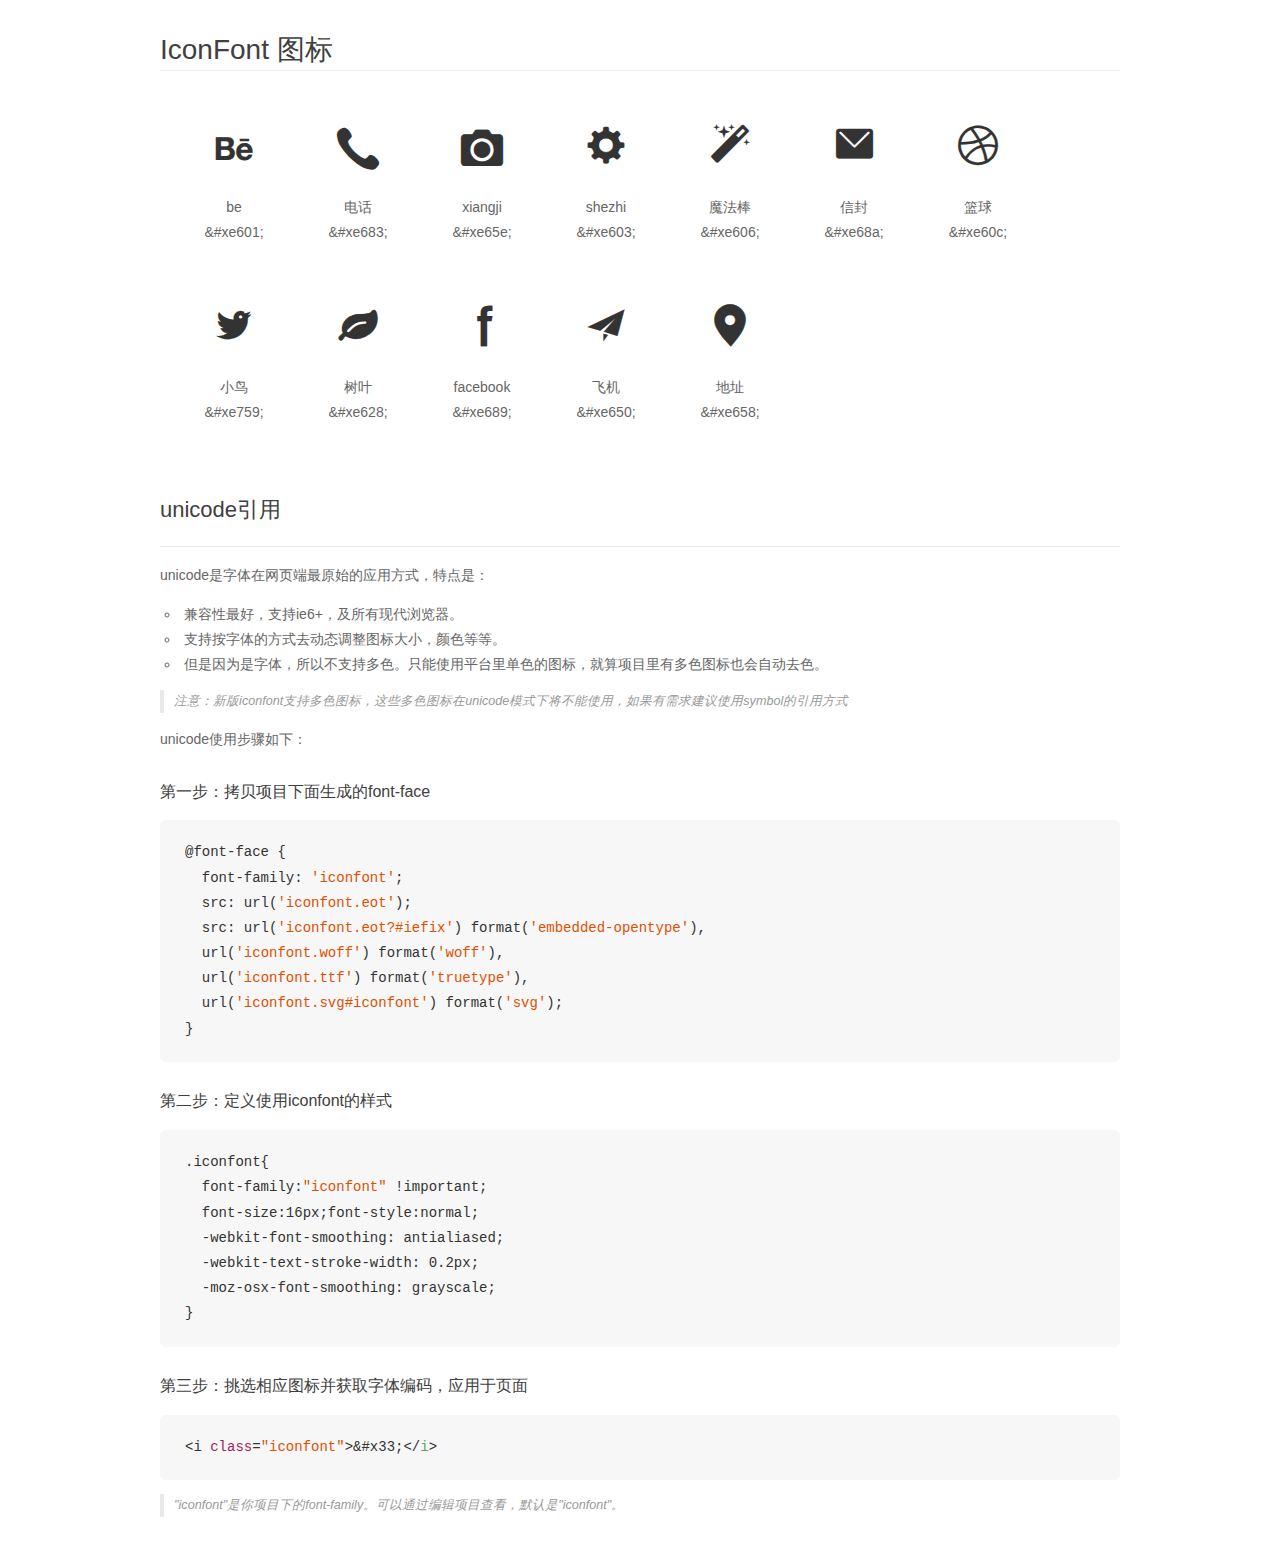
<file: css/iconfont/demo_unicode.html>
<!DOCTYPE html>
<html>
<head>
    <meta charset="utf-8"/>
    <title>IconFont</title>
    <link rel="stylesheet" href="demo.css">

    <style type="text/css">

        @font-face {font-family: "iconfont";
          src: url('iconfont.eot'); /* IE9*/
          src: url('iconfont.eot#iefix') format('embedded-opentype'), /* IE6-IE8 */
          url('iconfont.woff') format('woff'), /* chrome, firefox */
          url('iconfont.ttf') format('truetype'), /* chrome, firefox, opera, Safari, Android, iOS 4.2+*/
          url('iconfont.svg#iconfont') format('svg'); /* iOS 4.1- */
        }

        .iconfont {
          font-family:"iconfont" !important;
          font-size:16px;
          font-style:normal;
          -webkit-font-smoothing: antialiased;
          -webkit-text-stroke-width: 0.2px;
          -moz-osx-font-smoothing: grayscale;
        }

    </style>
</head>
<body>
    <div class="main markdown">
        <h1>IconFont 图标</h1>
        <ul class="icon_lists clear">
            
                <li>
                <i class="icon iconfont">&#xe601;</i>
                    <div class="name">be</div>
                    <div class="code">&amp;#xe601;</div>
                </li>
            
                <li>
                <i class="icon iconfont">&#xe683;</i>
                    <div class="name">电话</div>
                    <div class="code">&amp;#xe683;</div>
                </li>
            
                <li>
                <i class="icon iconfont">&#xe65e;</i>
                    <div class="name">xiangji</div>
                    <div class="code">&amp;#xe65e;</div>
                </li>
            
                <li>
                <i class="icon iconfont">&#xe603;</i>
                    <div class="name">shezhi</div>
                    <div class="code">&amp;#xe603;</div>
                </li>
            
                <li>
                <i class="icon iconfont">&#xe606;</i>
                    <div class="name">魔法棒</div>
                    <div class="code">&amp;#xe606;</div>
                </li>
            
                <li>
                <i class="icon iconfont">&#xe68a;</i>
                    <div class="name">信封</div>
                    <div class="code">&amp;#xe68a;</div>
                </li>
            
                <li>
                <i class="icon iconfont">&#xe60c;</i>
                    <div class="name">篮球</div>
                    <div class="code">&amp;#xe60c;</div>
                </li>
            
                <li>
                <i class="icon iconfont">&#xe759;</i>
                    <div class="name">小鸟</div>
                    <div class="code">&amp;#xe759;</div>
                </li>
            
                <li>
                <i class="icon iconfont">&#xe628;</i>
                    <div class="name">树叶</div>
                    <div class="code">&amp;#xe628;</div>
                </li>
            
                <li>
                <i class="icon iconfont">&#xe689;</i>
                    <div class="name">facebook</div>
                    <div class="code">&amp;#xe689;</div>
                </li>
            
                <li>
                <i class="icon iconfont">&#xe650;</i>
                    <div class="name">飞机</div>
                    <div class="code">&amp;#xe650;</div>
                </li>
            
                <li>
                <i class="icon iconfont">&#xe658;</i>
                    <div class="name">地址</div>
                    <div class="code">&amp;#xe658;</div>
                </li>
            
        </ul>
        <h2 id="unicode-">unicode引用</h2>
        <hr>

        <p>unicode是字体在网页端最原始的应用方式，特点是：</p>
        <ul>
        <li>兼容性最好，支持ie6+，及所有现代浏览器。</li>
        <li>支持按字体的方式去动态调整图标大小，颜色等等。</li>
        <li>但是因为是字体，所以不支持多色。只能使用平台里单色的图标，就算项目里有多色图标也会自动去色。</li>
        </ul>
        <blockquote>
        <p>注意：新版iconfont支持多色图标，这些多色图标在unicode模式下将不能使用，如果有需求建议使用symbol的引用方式</p>
        </blockquote>
        <p>unicode使用步骤如下：</p>
        <h3 id="-font-face">第一步：拷贝项目下面生成的font-face</h3>
        <pre><code class="lang-js hljs javascript">@font-face {
  font-family: <span class="hljs-string">'iconfont'</span>;
  src: url(<span class="hljs-string">'iconfont.eot'</span>);
  src: url(<span class="hljs-string">'iconfont.eot?#iefix'</span>) format(<span class="hljs-string">'embedded-opentype'</span>),
  url(<span class="hljs-string">'iconfont.woff'</span>) format(<span class="hljs-string">'woff'</span>),
  url(<span class="hljs-string">'iconfont.ttf'</span>) format(<span class="hljs-string">'truetype'</span>),
  url(<span class="hljs-string">'iconfont.svg#iconfont'</span>) format(<span class="hljs-string">'svg'</span>);
}
</code></pre>
        <h3 id="-iconfont-">第二步：定义使用iconfont的样式</h3>
        <pre><code class="lang-js hljs javascript">.iconfont{
  font-family:<span class="hljs-string">"iconfont"</span> !important;
  font-size:<span class="hljs-number">16</span>px;font-style:normal;
  -webkit-font-smoothing: antialiased;
  -webkit-text-stroke-width: <span class="hljs-number">0.2</span>px;
  -moz-osx-font-smoothing: grayscale;
}
</code></pre>
        <h3 id="-">第三步：挑选相应图标并获取字体编码，应用于页面</h3>
        <pre><code class="lang-js hljs javascript">&lt;i <span class="hljs-class"><span class="hljs-keyword">class</span></span>=<span class="hljs-string">"iconfont"</span>&gt;&amp;#x33;<span class="xml"><span class="hljs-tag">&lt;/<span class="hljs-name">i</span>&gt;</span></span></code></pre>

        <blockquote>
        <p>"iconfont"是你项目下的font-family。可以通过编辑项目查看，默认是"iconfont"。</p>
        </blockquote>
    </div>


</body>
</html>
</file>
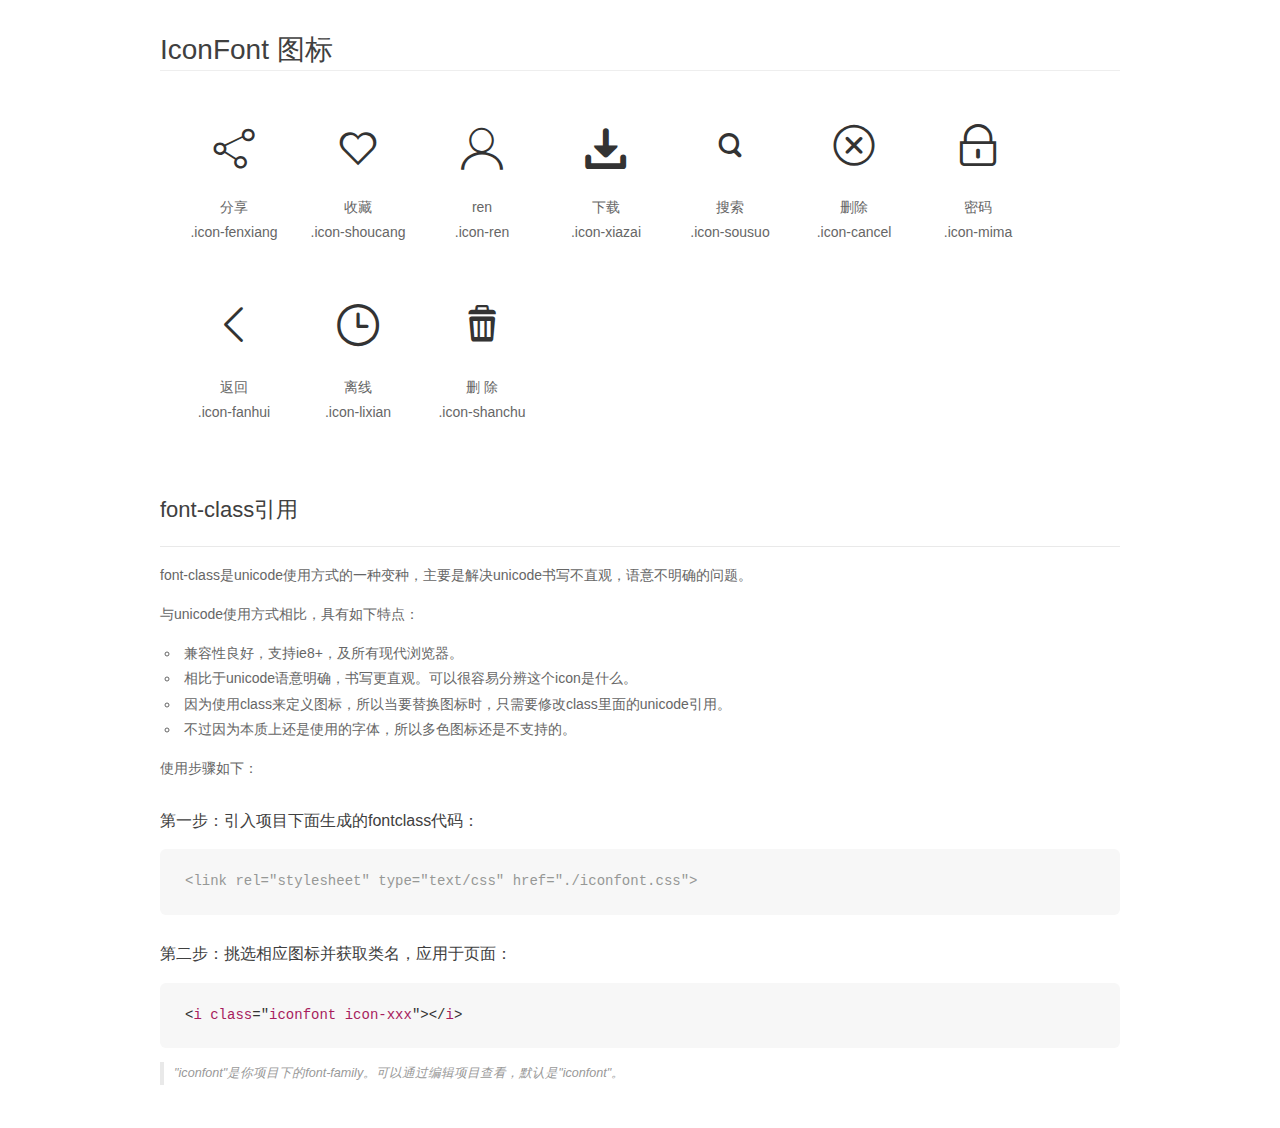
<file: css/iconfont2/demo_fontclass.html>
<!DOCTYPE html>
<html>
<head>
    <meta charset="utf-8"/>
    <title>IconFont</title>
    <link rel="stylesheet" href="demo.css">
    <link rel="stylesheet" href="iconfont.css">
</head>
<body>
    <div class="main markdown">
        <h1>IconFont 图标</h1>
        <ul class="icon_lists clear">
            
                <li>
                <i class="icon iconfont icon-fenxiang"></i>
                    <div class="name">分享</div>
                    <div class="fontclass">.icon-fenxiang</div>
                </li>
            
                <li>
                <i class="icon iconfont icon-shoucang"></i>
                    <div class="name">收藏</div>
                    <div class="fontclass">.icon-shoucang</div>
                </li>
            
                <li>
                <i class="icon iconfont icon-ren"></i>
                    <div class="name">ren</div>
                    <div class="fontclass">.icon-ren</div>
                </li>
            
                <li>
                <i class="icon iconfont icon-xiazai"></i>
                    <div class="name">下载</div>
                    <div class="fontclass">.icon-xiazai</div>
                </li>
            
                <li>
                <i class="icon iconfont icon-sousuo"></i>
                    <div class="name">搜索</div>
                    <div class="fontclass">.icon-sousuo</div>
                </li>
            
                <li>
                <i class="icon iconfont icon-cancel"></i>
                    <div class="name">删除</div>
                    <div class="fontclass">.icon-cancel</div>
                </li>
            
                <li>
                <i class="icon iconfont icon-mima"></i>
                    <div class="name">密码</div>
                    <div class="fontclass">.icon-mima</div>
                </li>
            
                <li>
                <i class="icon iconfont icon-fanhui"></i>
                    <div class="name">返回</div>
                    <div class="fontclass">.icon-fanhui</div>
                </li>
            
                <li>
                <i class="icon iconfont icon-lixian"></i>
                    <div class="name">离线</div>
                    <div class="fontclass">.icon-lixian</div>
                </li>
            
                <li>
                <i class="icon iconfont icon-shanchu"></i>
                    <div class="name">删 除</div>
                    <div class="fontclass">.icon-shanchu</div>
                </li>
            
        </ul>

        <h2 id="font-class-">font-class引用</h2>
        <hr>

        <p>font-class是unicode使用方式的一种变种，主要是解决unicode书写不直观，语意不明确的问题。</p>
        <p>与unicode使用方式相比，具有如下特点：</p>
        <ul>
        <li>兼容性良好，支持ie8+，及所有现代浏览器。</li>
        <li>相比于unicode语意明确，书写更直观。可以很容易分辨这个icon是什么。</li>
        <li>因为使用class来定义图标，所以当要替换图标时，只需要修改class里面的unicode引用。</li>
        <li>不过因为本质上还是使用的字体，所以多色图标还是不支持的。</li>
        </ul>
        <p>使用步骤如下：</p>
        <h3 id="-fontclass-">第一步：引入项目下面生成的fontclass代码：</h3>


        <pre><code class="lang-js hljs javascript"><span class="hljs-comment">&lt;link rel="stylesheet" type="text/css" href="./iconfont.css"&gt;</span></code></pre>
        <h3 id="-">第二步：挑选相应图标并获取类名，应用于页面：</h3>
        <pre><code class="lang-css hljs">&lt;<span class="hljs-selector-tag">i</span> <span class="hljs-selector-tag">class</span>="<span class="hljs-selector-tag">iconfont</span> <span class="hljs-selector-tag">icon-xxx</span>"&gt;&lt;/<span class="hljs-selector-tag">i</span>&gt;</code></pre>
        <blockquote>
        <p>"iconfont"是你项目下的font-family。可以通过编辑项目查看，默认是"iconfont"。</p>
        </blockquote>
    </div>
</body>
</html>
</file>
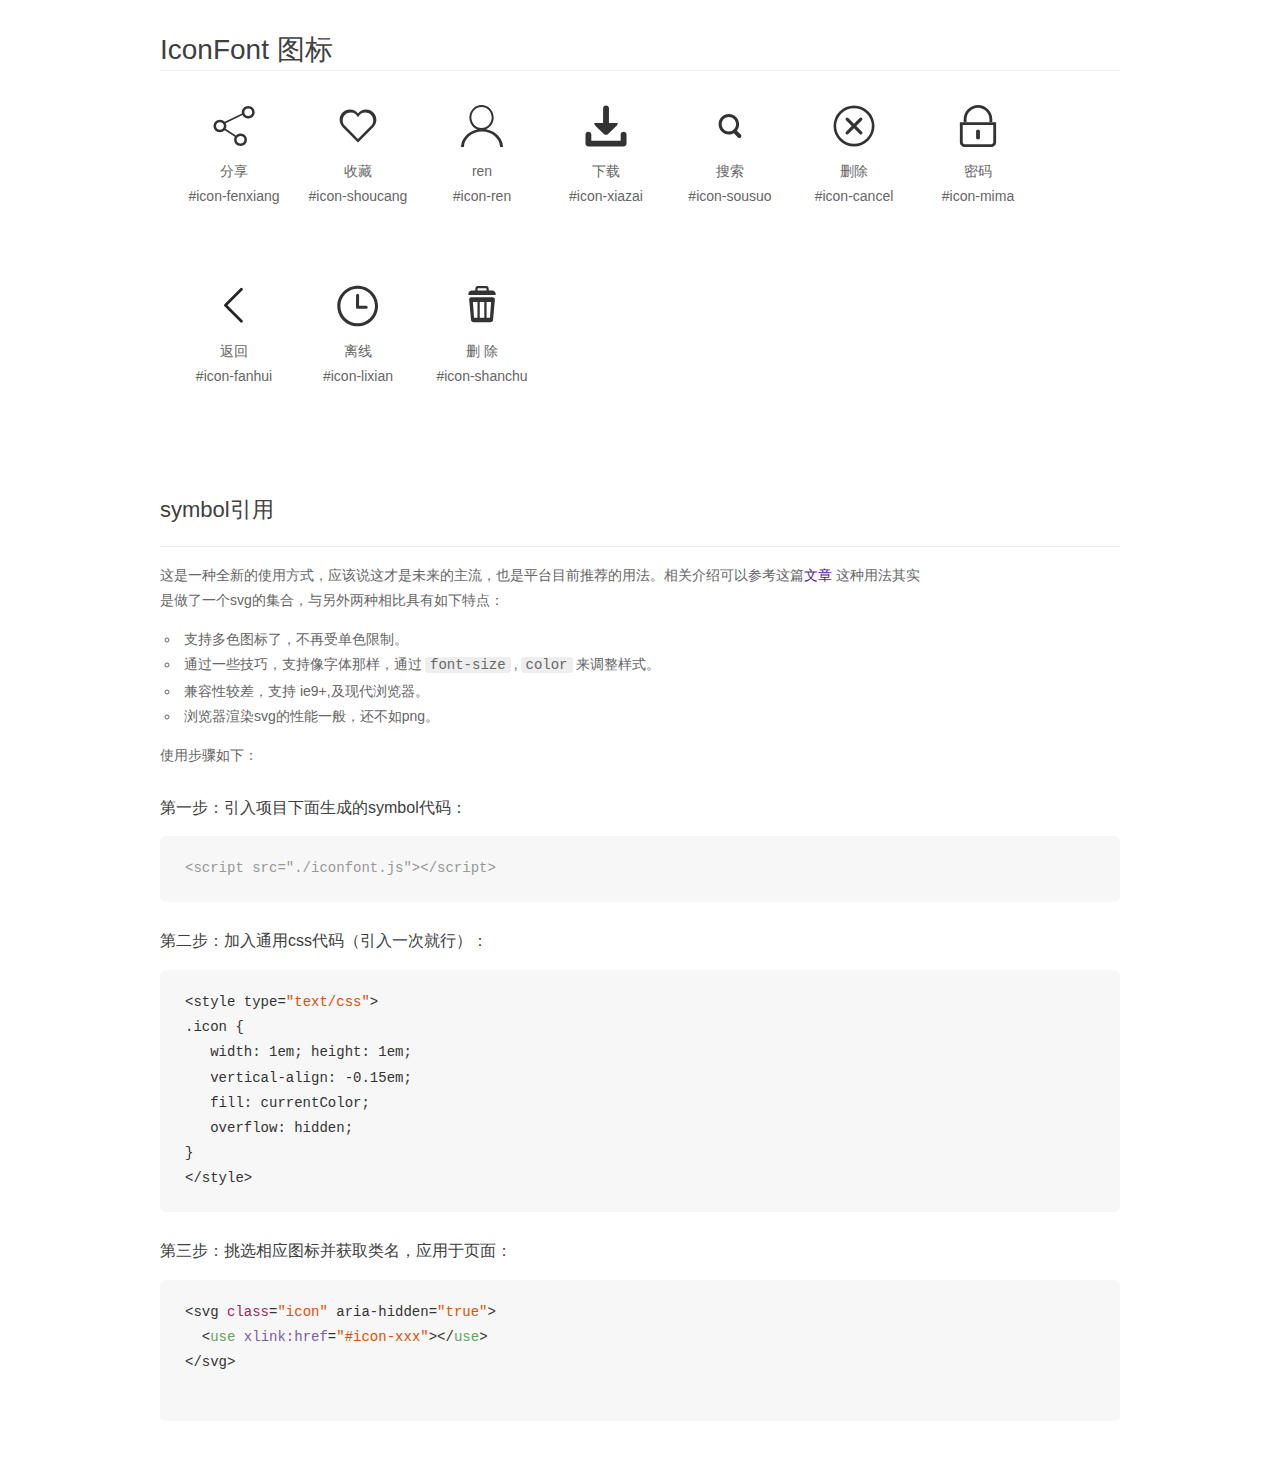
<file: css/iconfont2/demo_symbol.html>
<!DOCTYPE html>
<html>
<head>
    <meta charset="utf-8"/>
    <title>IconFont</title>
    <link rel="stylesheet" href="demo.css">
    <script src="iconfont.js"></script>

    <style type="text/css">
        .icon {
          /* 通过设置 font-size 来改变图标大小 */
          width: 1em; height: 1em;
          /* 图标和文字相邻时，垂直对齐 */
          vertical-align: -0.15em;
          /* 通过设置 color 来改变 SVG 的颜色/fill */
          fill: currentColor;
          /* path 和 stroke 溢出 viewBox 部分在 IE 下会显示
             normalize.css 中也包含这行 */
          overflow: hidden;
        }

    </style>
</head>
<body>
    <div class="main markdown">
        <h1>IconFont 图标</h1>
        <ul class="icon_lists clear">
            
                <li>
                    <svg class="icon" aria-hidden="true">
                        <use xlink:href="#icon-fenxiang"></use>
                    </svg>
                    <div class="name">分享</div>
                    <div class="fontclass">#icon-fenxiang</div>
                </li>
            
                <li>
                    <svg class="icon" aria-hidden="true">
                        <use xlink:href="#icon-shoucang"></use>
                    </svg>
                    <div class="name">收藏</div>
                    <div class="fontclass">#icon-shoucang</div>
                </li>
            
                <li>
                    <svg class="icon" aria-hidden="true">
                        <use xlink:href="#icon-ren"></use>
                    </svg>
                    <div class="name">ren</div>
                    <div class="fontclass">#icon-ren</div>
                </li>
            
                <li>
                    <svg class="icon" aria-hidden="true">
                        <use xlink:href="#icon-xiazai"></use>
                    </svg>
                    <div class="name">下载</div>
                    <div class="fontclass">#icon-xiazai</div>
                </li>
            
                <li>
                    <svg class="icon" aria-hidden="true">
                        <use xlink:href="#icon-sousuo"></use>
                    </svg>
                    <div class="name">搜索</div>
                    <div class="fontclass">#icon-sousuo</div>
                </li>
            
                <li>
                    <svg class="icon" aria-hidden="true">
                        <use xlink:href="#icon-cancel"></use>
                    </svg>
                    <div class="name">删除</div>
                    <div class="fontclass">#icon-cancel</div>
                </li>
            
                <li>
                    <svg class="icon" aria-hidden="true">
                        <use xlink:href="#icon-mima"></use>
                    </svg>
                    <div class="name">密码</div>
                    <div class="fontclass">#icon-mima</div>
                </li>
            
                <li>
                    <svg class="icon" aria-hidden="true">
                        <use xlink:href="#icon-fanhui"></use>
                    </svg>
                    <div class="name">返回</div>
                    <div class="fontclass">#icon-fanhui</div>
                </li>
            
                <li>
                    <svg class="icon" aria-hidden="true">
                        <use xlink:href="#icon-lixian"></use>
                    </svg>
                    <div class="name">离线</div>
                    <div class="fontclass">#icon-lixian</div>
                </li>
            
                <li>
                    <svg class="icon" aria-hidden="true">
                        <use xlink:href="#icon-shanchu"></use>
                    </svg>
                    <div class="name">删 除</div>
                    <div class="fontclass">#icon-shanchu</div>
                </li>
            
        </ul>


        <h2 id="symbol-">symbol引用</h2>
        <hr>

        <p>这是一种全新的使用方式，应该说这才是未来的主流，也是平台目前推荐的用法。相关介绍可以参考这篇<a href="">文章</a>
        这种用法其实是做了一个svg的集合，与另外两种相比具有如下特点：</p>
        <ul>
          <li>支持多色图标了，不再受单色限制。</li>
          <li>通过一些技巧，支持像字体那样，通过<code>font-size</code>,<code>color</code>来调整样式。</li>
          <li>兼容性较差，支持 ie9+,及现代浏览器。</li>
          <li>浏览器渲染svg的性能一般，还不如png。</li>
        </ul>
        <p>使用步骤如下：</p>
        <h3 id="-symbol-">第一步：引入项目下面生成的symbol代码：</h3>
        <pre><code class="lang-js hljs javascript"><span class="hljs-comment">&lt;script src="./iconfont.js"&gt;&lt;/script&gt;</span></code></pre>
        <h3 id="-css-">第二步：加入通用css代码（引入一次就行）：</h3>
        <pre><code class="lang-js hljs javascript">&lt;style type=<span class="hljs-string">"text/css"</span>&gt;
.icon {
   width: <span class="hljs-number">1</span>em; height: <span class="hljs-number">1</span>em;
   vertical-align: <span class="hljs-number">-0.15</span>em;
   fill: currentColor;
   overflow: hidden;
}
&lt;<span class="hljs-regexp">/style&gt;</span></code></pre>
        <h3 id="-">第三步：挑选相应图标并获取类名，应用于页面：</h3>
        <pre><code class="lang-js hljs javascript">&lt;svg <span class="hljs-class"><span class="hljs-keyword">class</span></span>=<span class="hljs-string">"icon"</span> aria-hidden=<span class="hljs-string">"true"</span>&gt;<span class="xml"><span class="hljs-tag">
  &lt;<span class="hljs-name">use</span> <span class="hljs-attr">xlink:href</span>=<span class="hljs-string">"#icon-xxx"</span>&gt;</span><span class="hljs-tag">&lt;/<span class="hljs-name">use</span>&gt;</span>
</span>&lt;<span class="hljs-regexp">/svg&gt;
        </span></code></pre>
    </div>
</body>
</html>
</file>
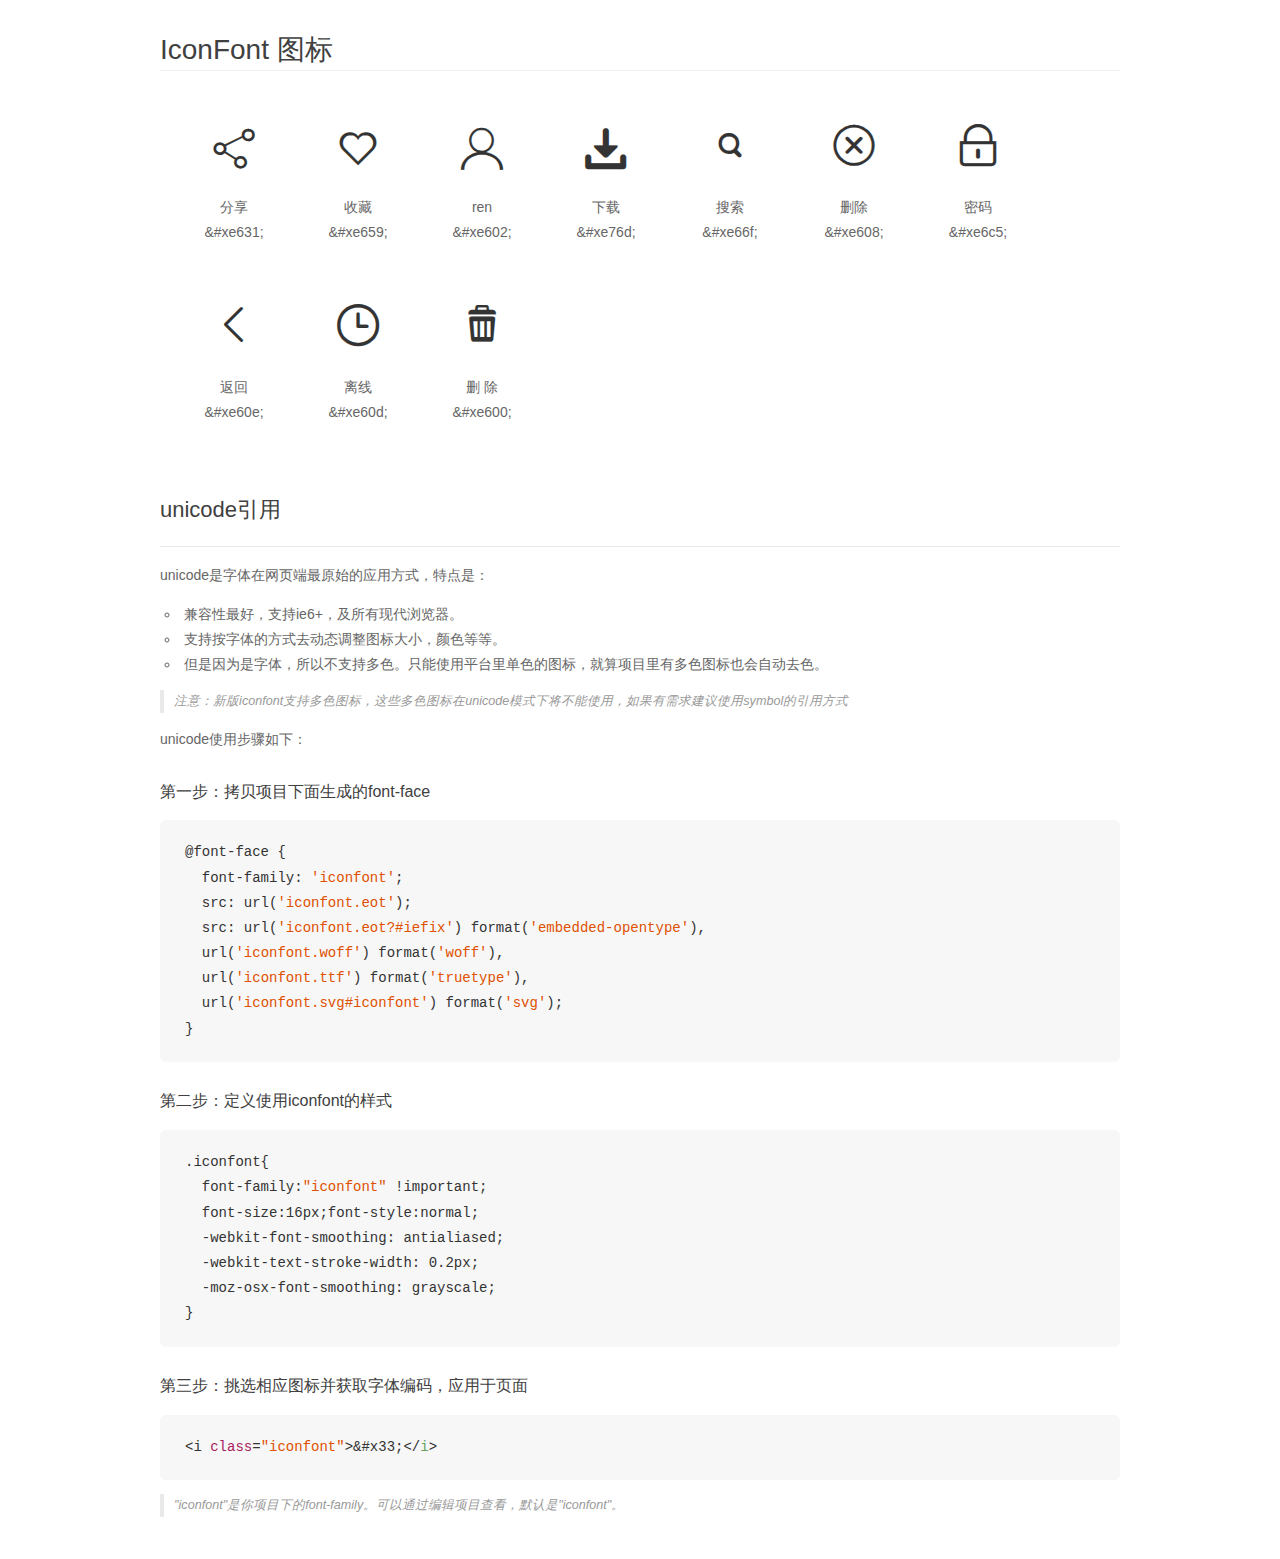
<file: css/iconfont2/demo_unicode.html>
<!DOCTYPE html>
<html>
<head>
    <meta charset="utf-8"/>
    <title>IconFont</title>
    <link rel="stylesheet" href="demo.css">

    <style type="text/css">

        @font-face {font-family: "iconfont";
          src: url('iconfont.eot'); /* IE9*/
          src: url('iconfont.eot#iefix') format('embedded-opentype'), /* IE6-IE8 */
          url('iconfont.woff') format('woff'), /* chrome, firefox */
          url('iconfont.ttf') format('truetype'), /* chrome, firefox, opera, Safari, Android, iOS 4.2+*/
          url('iconfont.svg#iconfont') format('svg'); /* iOS 4.1- */
        }

        .iconfont {
          font-family:"iconfont" !important;
          font-size:16px;
          font-style:normal;
          -webkit-font-smoothing: antialiased;
          -webkit-text-stroke-width: 0.2px;
          -moz-osx-font-smoothing: grayscale;
        }

    </style>
</head>
<body>
    <div class="main markdown">
        <h1>IconFont 图标</h1>
        <ul class="icon_lists clear">
            
                <li>
                <i class="icon iconfont">&#xe631;</i>
                    <div class="name">分享</div>
                    <div class="code">&amp;#xe631;</div>
                </li>
            
                <li>
                <i class="icon iconfont">&#xe659;</i>
                    <div class="name">收藏</div>
                    <div class="code">&amp;#xe659;</div>
                </li>
            
                <li>
                <i class="icon iconfont">&#xe602;</i>
                    <div class="name">ren</div>
                    <div class="code">&amp;#xe602;</div>
                </li>
            
                <li>
                <i class="icon iconfont">&#xe76d;</i>
                    <div class="name">下载</div>
                    <div class="code">&amp;#xe76d;</div>
                </li>
            
                <li>
                <i class="icon iconfont">&#xe66f;</i>
                    <div class="name">搜索</div>
                    <div class="code">&amp;#xe66f;</div>
                </li>
            
                <li>
                <i class="icon iconfont">&#xe608;</i>
                    <div class="name">删除</div>
                    <div class="code">&amp;#xe608;</div>
                </li>
            
                <li>
                <i class="icon iconfont">&#xe6c5;</i>
                    <div class="name">密码</div>
                    <div class="code">&amp;#xe6c5;</div>
                </li>
            
                <li>
                <i class="icon iconfont">&#xe60e;</i>
                    <div class="name">返回</div>
                    <div class="code">&amp;#xe60e;</div>
                </li>
            
                <li>
                <i class="icon iconfont">&#xe60d;</i>
                    <div class="name">离线</div>
                    <div class="code">&amp;#xe60d;</div>
                </li>
            
                <li>
                <i class="icon iconfont">&#xe600;</i>
                    <div class="name">删 除</div>
                    <div class="code">&amp;#xe600;</div>
                </li>
            
        </ul>
        <h2 id="unicode-">unicode引用</h2>
        <hr>

        <p>unicode是字体在网页端最原始的应用方式，特点是：</p>
        <ul>
        <li>兼容性最好，支持ie6+，及所有现代浏览器。</li>
        <li>支持按字体的方式去动态调整图标大小，颜色等等。</li>
        <li>但是因为是字体，所以不支持多色。只能使用平台里单色的图标，就算项目里有多色图标也会自动去色。</li>
        </ul>
        <blockquote>
        <p>注意：新版iconfont支持多色图标，这些多色图标在unicode模式下将不能使用，如果有需求建议使用symbol的引用方式</p>
        </blockquote>
        <p>unicode使用步骤如下：</p>
        <h3 id="-font-face">第一步：拷贝项目下面生成的font-face</h3>
        <pre><code class="lang-js hljs javascript">@font-face {
  font-family: <span class="hljs-string">'iconfont'</span>;
  src: url(<span class="hljs-string">'iconfont.eot'</span>);
  src: url(<span class="hljs-string">'iconfont.eot?#iefix'</span>) format(<span class="hljs-string">'embedded-opentype'</span>),
  url(<span class="hljs-string">'iconfont.woff'</span>) format(<span class="hljs-string">'woff'</span>),
  url(<span class="hljs-string">'iconfont.ttf'</span>) format(<span class="hljs-string">'truetype'</span>),
  url(<span class="hljs-string">'iconfont.svg#iconfont'</span>) format(<span class="hljs-string">'svg'</span>);
}
</code></pre>
        <h3 id="-iconfont-">第二步：定义使用iconfont的样式</h3>
        <pre><code class="lang-js hljs javascript">.iconfont{
  font-family:<span class="hljs-string">"iconfont"</span> !important;
  font-size:<span class="hljs-number">16</span>px;font-style:normal;
  -webkit-font-smoothing: antialiased;
  -webkit-text-stroke-width: <span class="hljs-number">0.2</span>px;
  -moz-osx-font-smoothing: grayscale;
}
</code></pre>
        <h3 id="-">第三步：挑选相应图标并获取字体编码，应用于页面</h3>
        <pre><code class="lang-js hljs javascript">&lt;i <span class="hljs-class"><span class="hljs-keyword">class</span></span>=<span class="hljs-string">"iconfont"</span>&gt;&amp;#x33;<span class="xml"><span class="hljs-tag">&lt;/<span class="hljs-name">i</span>&gt;</span></span></code></pre>

        <blockquote>
        <p>"iconfont"是你项目下的font-family。可以通过编辑项目查看，默认是"iconfont"。</p>
        </blockquote>
    </div>


</body>
</html>
</file>
<file: css/index.css>
*{   
	list-style: none;
	margin: 0;
	padding: 0;
	text-decoration: none;
	font-family: "微软雅黑","宋体",sans-serif;
	box-sizing: border-box;
}
body{
	background: #fff;
}
img{
	width: 100%;
	border: 0;
	display: block;
}
.head{
	position: relative;
	margin-bottom: 40px;	
}
.in{
   position: absolute;
   width: 100%;
   height: 100%;
   top: 0;
   left: 0;
   padding-top: 30%;
   background: rgba(0, 0, 0, 0.4);
   text-align: center;
   overflow: hidden;
   color: white;
}
.in p:first-child{
	font-size: 40px;
	font-weight: bold;
	color: white;
}
.in i{
	font-size: 16px;

}
.in i:hover{
    color: gray;
}
.frame div i{
	transform: rotateZ(90deg);
}
.frame{
	position: absolute;
	width: 60px;
	bottom: 0;
	left: 48%;
	height: 30px;
	border-radius:  30px 30px 0 0 ;
	background: gray;
}
.frame div{
	animation: frame 2s infinite;
}

@keyframes frame{
	0%{
		transform: translateY(5px);
	}
	10%{
		transform: translateY(10px);
	}
	40%{
		transform: translateY(15px);
	}
	50%{
		transform: translateY(20px);
	}
	80%{
		transform: translateY(-5px);
	}
	100%{
		transform: translateY(-5px);
	}
}
.container-fluid{
	width: 100%;
	margin: 0 auto;
}
.row{
	width: 100%;
	margin: 0 auto;
}
.li{	
   
	/* background: yellowgreen; */
}
.two .li{
	height: 340px;
	background: #F6F6F6;
}
.jindu{
	width: 100%;
	height: 10px;
	border-radius: 5px;
    background: gray;
}
.percent{
	width: 80%;
	height: 10px;
	border-radius: 5px;
	background: #000;
}
.big{
	height: 68px;
}
.two{
	text-align: center;

}
.two .li{
	display: flex;
	flex-direction: column;
	align-items: center;
}
.content{
	width: 100%;
	height: 60%;	
	margin: auto;
	background: #F6F6F6;
	font-size: 14px;
	line-height: 25px;
	color: #958888;
}
.content p:first-of-type{
	font-size: 16px;
	line-height: 40px;
	font-weight: 600;
	color: #000;
}
.three{
	text-align: center;
	padding-top: 80px;
	padding-bottom: ;
}
.three p{
   font-size: 14px;
   color: #958888;
   line-height: 30px;
}
.three p:first-of-type{
	font-size: 16px;
	font-weight: 600;
	color: #000;
	line-height: 40px;
}
.three p:last-of-type{
	line-height: 80px;
	color: #000;
}
.content i{
	font-size: 28px;
	color: #000;
	line-height: 36px;
}
.four .row:nth-of-type(5){
	position: absolute;
	top: -30%;
}
.four-row .li{
	position: relative;
	padding: 0px -15px;
}
.black{
	width: 100%;
	height: 100%;
	padding: 0 15px;
	background: #111;
	opacity: 0;
	position: absolute;
	left: 0;
	top: 0;
}
.four-row .li:hover .black,.four-row .li:hover .i,.four-row .li:hover .i i{
	opacity: 0.9;
}
.four .li .i i{
	font-size: 28px;
	position: absolute;
	left: 40%;	
	top: 40%;	
	opacity: 0;
	transition:all 1s;
	color: black;
	background: white;
	width: 30px;
	height: 30px;
}
.four .li .i{
	position: absolute;
	left: 45%;	
	top: 40%;	
	opacity: 0;
	transition:all 1s;
	
	
	width: 40px;
	height: 40px;
}
.four-row .li:hover .i,.four-row .li:hover .i i{
	transform: rotateY(180deg);
}
@media screen and (min-width:1024px){
	.four-row{
		position: relative;		
	}
	.four-row .li:nth-of-type(5){
         position: absolute;
         left: 33.333333%;
         top: 50%;
	}
	.four-row .li:nth-of-type(6){
         position: absolute;
        right: 0;
         bottom: 0%;
	}
	/* .name{
		margin-top: 40px;
	} */
}
@media screen and (min-width:768px) and (max-width:1024px){
	.four-row{
		position: relative;		
	}
	.four-row .li:nth-of-type(5){
         position: absolute;
         left: 33.333333%;
         top: 50%;
	}
	.four-row .li:nth-of-type(6){
         position: absolute;
        right: 0;
         bottom: 0%;
	}
	.nine .row{
		margin-top: 40px;
	}
	.ten{
		margin-bottom: 20px;
	}

}
@media screen and (max-width:768px){
	.four-row .li{
		margin-top: 20px;
	}
	.name{
		margin-top: 40px;
	}
	.in p:first-child{
	font-size: 20px;
	font-weight: bold;
	color: white;
}
}
section{
	background-color: #f6f6f6;
	/*background-image: url("../img/ming.jpg") ;*/
	width: 100%;
	margin-top: 30px;
}
.five{
	text-align: center;
	padding-top: 60px;
	background: #f6f6f6;
}
.five p:first-of-type{
	line-height: 40px;
	font-size: 16px;
	font-weight: 600;
	color: #000;
}
.five p{
	line-height: 30px;
	color: #888;
}
.six{
	padding: 10px 12px;
	background: #f6f6f6;
}
.six-sec{
	margin: 0 ;
}
.eigt .li{
	box-shadow: 5px 5px 15px #888;
	margin-bottom: 40px;
}
.eigt .li:last-child{
	margin-right: 0px;
}
.eigt .li p:nth-of-type(2){
	color: #A58888;
}
.eigt .li p:nth-of-type(odd){
	line-height: 30px;
	font-weight: 600;
}
.loadmore{
	width: 162px;
	height: 45px;
	border-radius: 22px;
	border: 2px solid #000;
	margin: 30px auto;
	columns: #000;
	text-align: center;
	line-height: 45px;
	font-size: 20px;
	font-weight: 600;
	transition: all 0.3s;
}
.loadmore:hover{
	background: #000;
	color: #fff;
	transform: scale(1.1, 1.1);
	box-shadow: 0 0 20px #000;
}
.ten{
	background: #fff;
	padding: 18px;
}
.ten p:nth-of-type(3n+2){
	font-size: 20px;
	font-weight: 600;
}
.zero{

}
.name{
	width: 100%;
	height: 50px;

	margin-bottom: 30px;
}
.email{
	width: 100%;
	height: 50px;
	margin-bottom: 40px;
}
.massge{
	width: 100%;
	height: 90px;
	position: relative;
}
textarea{
	resize:none;
	border: none;
	width: 100%;
	height: 100%;
	border-bottom: 2px solid rgba(0, 0, 0, 0);
}
textarea:focus{
	outline: none;
    border-bottom: 2px solid #000;
}
.fly{
   height: 90px;
   width: 50px;
   position: absolute;
   right: 0;
   bottom: 0;
   border: 3px solid #000;
   text-align: center;
   line-height: 90px;
   color: #000;
}
.fly:hover{
	background: #000;
	color: #fff;
}
footer{
	height: 194px;
	width: 100%;
	background: #000;
	text-align: center;
	font-size: 12px;
	/* margin-top: 50px; */
}
.foot{
	padding-top: 80px;
	font-size: 16px;
	text-align: center;
	color: white;
	width: 15%;
	left: 0;
	right: 0;
	top: 0;
	bottom: 0;
	margin: auto;
	display: flex;
	justify-content: space-between;
	margin-bottom: 10px;
}  
.foot i:hover{
	color: gray;
}
</file>
<file: css/response.css>
*{   
	list-style: none;
	margin: 0;
	padding: 0;
	text-decoration: none;
	font-family: "微软雅黑","宋体",sans-serif;
	box-sizing: border-box;
}
body{
	background: #fff;
}
img{
	border: 0;
}
.container,.container-fluid{
	height: auto;
	overflow: hidden;
	margin-left: auto;
	margin-right: auto;
	padding-left: 15px;
	padding-right: 15px;
	box-sizing: border-box;
}
.row{
	height: auto;
	overflow: hidden;
	 margin-left: -15px;
	margin-right: -15px;  
}
.row::before,.row::after{
	content: "";
	display: block;
	width: 0;
	height: 0;
	line-height: 0;
	clear: both;
}
[class*="col-"]{
	float: left;
	 padding-left: 15px;
	padding-right: 15px; 
	box-sizing: border-box;
}
/* 阈值 */
/* 手机<768px */
@media screen  and (max-width: 768px) {
	.col-xs-1{
		width: 8.333333%;
	}
	.col-xs-2{
		width: 16.666666%;
	}
	.col-xs-3{
		width: 25%;
	}
	.col-xs-4{
		width: 33.333333%;
	}
	.col-xs-5{
		width: 41.666666%;
	}
	.col-xs-6{
		width: 50%;
	}
	.col-xs-7{
		width: 58.333333%;
	}
	.col-xs-8{
		width: 66.666666%;
	}
	.col-xs-9{
		width: 75%;
	}
	.col-xs-10{
		width: 83.333333%;
	}
	.col-xs-11{
		width: 91.666666%;
	}
	.col-xs-12{
		width: 100%;
	}
	.hidden-xs{
		display: none;
	}
	.col-right-1{
		position: relative;
		right: 8.333333%;
	}
	.col-right-2{
		position: relative;
		right: 16.666666%;
	}
	.col-right-3{
		position: relative;
		right: 25%;
	}
	.col-right-4{
		position: relative;
		right: 33.333333%;
	}
	.col-right-5{
		position: relative;
		right: 41.666666%;
	}
	.col-right-6{
		position: relative;
		right: 50%;		
	}
	.col-right-7{
		position: relative;
		right: 58.333333%;
	}
	.col-right-8{
		position: relative;
		right: 66.666666%;
	}
	.col-right-9{
		position: relative;
		right: 75%;
	}
	.col-right-10{
		position: relative;
		right: 83.333333%;
	}
	.col-right-11{
		position: relative;
		right: 91.666666%;
	}
	.col-right-12{
		position: relative;
		right: 100%;
	}.col-left-1{
		position: relative;
		left: 8.333333%;
	}
	.col-left-2{
		position: relative;
		left: 16.666666%;
	}
	.col-left-3{
		position: relative;
		left: 25%;
	}
	.col-left-4{
		position: relative;
		left: 33.333333%;
	}
	.col-left-5{
		position: relative;
		left: 41.666666%;
	}
	.col-left-6{
		position: relative;
		left: 50%;		
	}
	.col-left-7{
		position: relative;
		left: 58.333333%;
	}
	.col-left-8{
		position: relative;
		left: 66.666666%;
	}
	.col-left-9{
		position: relative;
		left: 75%;
	}
	.col-left-10{
		position: relative;
		left: 83.333333%;
	}
	.col-left-11{
		position: relative;
		left: 91.666666%;
	}
	.col-left-12{
		position: relative;
		left: 100%;
	}
}
/* 平板 768px 992px  cpmtaomer 750px col-sm*/
@media screen  and (min-width: 768px) and (max-width: 992px){
	.container{
		width: 750px;
	}
	.col-sm-1{
		width: 8.333333%;
	}
	.col-sm-2{
		width: 16.666666%;
	}
	.col-sm-3{
		width: 25%;
	}
	.col-sm-4{
		width: 33.333333%;
	}
	.col-sm-5{
		width: 41.666666%;
	}
	.col-sm-6{
		width: 50%;
	}
	.col-sm-7{
		width: 58.333333%;
	}
	.col-sm-8{
		width: 66.666666%;
	}
	.col-sm-9{
		width: 75%;
	}
	.col-sm-10{
		width: 83.333333%;
	}
	.col-sm-11{
		width: 91.666666%;
	}
	.col-sm-12{
		width: 100%;
	}
	.hidden-sm{
		display: none;
	}
	.col-right-1{
		position: relative;
		right: 8.333333%;
	}
	.col-right-2{
		position: relative;
		right: 16.666666%;
	}
	.col-right-3{
		position: relative;
		right: 25%;
	}
	.col-right-4{
		position: relative;
		right: 33.333333%;
	}
	.col-right-5{
		position: relative;
		right: 41.666666%;
	}
	.col-right-6{
		position: relative;
		right: 50%;		
	}
	.col-right-7{
		position: relative;
		right: 58.333333%;
	}
	.col-right-8{
		position: relative;
		right: 66.666666%;
	}
	.col-right-9{
		position: relative;
		right: 75%;
	}
	.col-right-10{
		position: relative;
		right: 83.333333%;
	}
	.col-right-11{
		position: relative;
		right: 91.666666%;
	}
	.col-right-12{
		position: relative;
		right: 100%;
	}.col-left-1{
		position: relative;
		left: 8.333333%;
	}
	.col-left-2{
		position: relative;
		left: 16.666666%;
	}
	.col-left-3{
		position: relative;
		left: 25%;
	}
	.col-left-4{
		position: relative;
		left: 33.333333%;
	}
	.col-left-5{
		position: relative;
		left: 41.666666%;
	}
	.col-left-6{
		position: relative;
		left: 50%;		
	}
	.col-left-7{
		position: relative;
		left: 58.333333%;
	}
	.col-left-8{
		position: relative;
		left: 66.666666%;
	}
	.col-left-9{
		position: relative;
		left: 75%;
	}
	.col-left-10{
		position: relative;
		left: 83.333333%;
	}
	.col-left-11{
		position: relative;
		left: 91.666666%;
	}
	.col-left-12{
		position: relative;
		left: 100%;
	}
}
/* pc小屏 992px 1200px container 970 col-md */
@media screen and (min-width: 992px) and (max-width: 1200px) {
	.container-{
		width: 970px;
	}
	.col-md-1{
		width: 8.333333%;
	}
	.col-md-2{
		width: 16.666666%;
	}
	.col-md-3{
		width: 25%;
	}
	.col-md-4{
		width: 33.333333%;
	}
	.col-md-5{
		width: 41.666666%;
	}
	.col-md-6{
		width: 50%;
	}
	.col-md-7{
		width: 58.333333%;
	}
	.col-md-8{
		width: 66.666666%;
	}
	.col-md-9{
		width: 75%;
	}
	.col-md-10{
		width: 83.333333%;
	}
	.col-md-11{
		width: 91.666666%;
	}
	.col-md-12{
		width: 100%;
	}
	.hidden-md{
		display: none;
	}
	.col-right-1{
		position: relative;
		right: 8.333333%;
	}
	.col-right-2{
		position: relative;
		right: 16.666666%;
	}
	.col-right-3{
		position: relative;
		right: 25%;
	}
	.col-right-4{
		position: relative;
		right: 33.333333%;
	}
	.col-right-5{
		position: relative;
		right: 41.666666%;
	}
	.col-right-6{
		position: relative;
		right: 50%;		
	}
	.col-right-7{
		position: relative;
		right: 58.333333%;
	}
	.col-right-8{
		position: relative;
		right: 66.666666%;
	}
	.col-right-9{
		position: relative;
		right: 75%;
	}
	.col-right-10{
		position: relative;
		right: 83.333333%;
	}
	.col-right-11{
		position: relative;
		right: 91.666666%;
	}
	.col-right-12{
		position: relative;
		right: 100%;
	}.col-left-1{
		position: relative;
		left: 8.333333%;
	}
	.col-left-2{
		position: relative;
		left: 16.666666%;
	}
	.col-left-3{
		position: relative;
		left: 25%;
	}
	.col-left-4{
		position: relative;
		left: 33.333333%;
	}
	.col-left-5{
		position: relative;
		left: 41.666666%;
	}
	.col-left-6{
		position: relative;
		left: 50%;		
	}
	.col-left-7{
		position: relative;
		left: 58.333333%;
	}
	.col-left-8{
		position: relative;
		left: 66.666666%;
	}
	.col-left-9{
		position: relative;
		left: 75%;
	}
	.col-left-10{
		position: relative;
		left: 83.333333%;
	}
	.col-left-11{
		position: relative;
		left: 91.666666%;
	}
	.col-left-12{
		position: relative;
		left: 100%;
	}
}
/* pc大屏 >1200px container 1170px col-lg */
@media screen and (min-width: 1200px) {
	.container{
		width: 1170px;
	}
	.col-lg-1{
		width: 8.333333%;
	}
	.col-lg-2{
		width: 16.666666%;
	}
	.col-lg-3{
		width: 25%;
	}
	.col-lg-4{
		width: 33.333333%;
	}
	.col-lg-5{
		width: 41.666666%;
	}
	.col-lg-6{
		width: 50%;
	}
	.col-lg-7{
		width: 58.333333%;
	}
	.col-lg-8{
		width: 66.666666%;
	}
	.col-lg-9{
		width: 75%;
	}
	.col-lg-10{
		width: 83.333333%;
	}
	.col-lg-11{
		width: 91.666666%;
	}
	.col-lg-12{
		width: 100%;
	}
	.hidden-lg{
		display: none;
	}
	.col-right-1{
		position: relative;
		right: 8.333333%;
	}
	.col-right-2{
		position: relative;
		right: 16.666666%;
	}
	.col-right-3{
		position: relative;
		right: 25%;
	}
	.col-right-4{
		position: relative;
		right: 33.333333%;
	}
	.col-right-5{
		position: relative;
		right: 41.666666%;
	}
	.col-right-6{
		position: relative;
		right: 50%;		
	}
	.col-right-7{
		position: relative;
		right: 58.333333%;
	}
	.col-right-8{
		position: relative;
		right: 66.666666%;
	}
	.col-right-9{
		position: relative;
		right: 75%;
	}
	.col-right-10{
		position: relative;
		right: 83.333333%;
	}
	.col-right-11{
		position: relative;
		right: 91.666666%;
	}
	.col-right-12{
		position: relative;
		right: 100%;
	}.col-left-1{
		position: relative;
		left: 8.333333%;
	}
	.col-left-2{
		position: relative;
		left: 16.666666%;
	}
	.col-left-3{
		position: relative;
		left: 25%;
	}
	.col-left-4{
		position: relative;
		left: 33.333333%;
	}
	.col-left-5{
		position: relative;
		left: 41.666666%;
	}
	.col-left-6{
		position: relative;
		left: 50%;		
	}
	.col-left-7{
		position: relative;
		left: 58.333333%;
	}
	.col-left-8{
		position: relative;
		left: 66.666666%;
	}
	.col-left-9{
		position: relative;
		left: 75%;
	}
	.col-left-10{
		position: relative;
		left: 83.333333%;
	}
	.col-left-11{
		position: relative;
		left: 91.666666%;
	}
	.col-left-12{
		position: relative;
		left: 100%;
	}
}
</file>
<file: css/font_2o4jpvjkkaoiggb9/iconfont.css>
@font-face {font-family: "iconfont";
  src: url('iconfont.eot?t=1502275836467'); /* IE9*/
  src: url('iconfont.eot?t=1502275836467#iefix') format('embedded-opentype'), /* IE6-IE8 */
  url('iconfont.woff?t=1502275836467') format('woff'), /* chrome, firefox */
  url('iconfont.ttf?t=1502275836467') format('truetype'), /* chrome, firefox, opera, Safari, Android, iOS 4.2+*/
  url('iconfont.svg?t=1502275836467#iconfont') format('svg'); /* iOS 4.1- */
}

.iconfont {
  font-family:"iconfont" !important;
  font-size:16px;
  font-style:normal;
  -webkit-font-smoothing: antialiased;
  -moz-osx-font-smoothing: grayscale;
}

.icon-be:before { content: "\e601"; }

.icon-iconfontcolor39:before { content: "\e683"; }

.icon-xiangji:before { content: "\e65e"; }

.icon-shezhi:before { content: "\e603"; }

.icon-magic:before { content: "\e606"; }

.icon-xinfeng:before { content: "\e68a"; }

.icon-06:before { content: "\e60c"; }

.icon-search:before { content: "\e600"; }

.icon-bird:before { content: "\e759"; }

.icon-shuye:before { content: "\e628"; }

.icon-Ankerwebicon-:before { content: "\e689"; }

.icon-feiji:before { content: "\e650"; }

.icon-dizhi:before { content: "\e658"; }
</file>
<file: css/iconfont2/iconfont.css>
@font-face {font-family: "iconfont";
  src: url('iconfont.eot?t=1501945664618'); /* IE9*/
  src: url('iconfont.eot?t=1501945664618#iefix') format('embedded-opentype'), /* IE6-IE8 */
  url('iconfont.woff?t=1501945664618') format('woff'), /* chrome, firefox */
  url('iconfont.ttf?t=1501945664618') format('truetype'), /* chrome, firefox, opera, Safari, Android, iOS 4.2+*/
  url('iconfont.svg?t=1501945664618#iconfont') format('svg'); /* iOS 4.1- */
}

.iconfont {
  font-family:"iconfont" !important;
  font-size:16px;
  font-style:normal;
  -webkit-font-smoothing: antialiased;
  -moz-osx-font-smoothing: grayscale;
}

.icon-fenxiang:before { content: "\e631"; }

.icon-shoucang:before { content: "\e659"; }

.icon-ren:before { content: "\e602"; }

.icon-xiazai:before { content: "\e76d"; }

.icon-sousuo:before { content: "\e66f"; }

.icon-cancel:before { content: "\e608"; }

.icon-mima:before { content: "\e6c5"; }

.icon-fanhui:before { content: "\e60e"; }

.icon-lixian:before { content: "\e60d"; }

.icon-shanchu:before { content: "\e600"; }
</file>
<file: css/iconfont/iconfont.css>
@font-face {font-family: "iconfont";
  src: url('iconfont.eot?t=1502270565125'); /* IE9*/
  src: url('iconfont.eot?t=1502270565125#iefix') format('embedded-opentype'), /* IE6-IE8 */
  url('iconfont.woff?t=1502270565125') format('woff'), /* chrome, firefox */
  url('iconfont.ttf?t=1502270565125') format('truetype'), /* chrome, firefox, opera, Safari, Android, iOS 4.2+*/
  url('iconfont.svg?t=1502270565125#iconfont') format('svg'); /* iOS 4.1- */
}

.iconfont {
  font-family:"iconfont" !important;
  font-size:16px;
  font-style:normal;
  -webkit-font-smoothing: antialiased;
  -moz-osx-font-smoothing: grayscale;
}

.icon-be:before { content: "\e601"; }

.icon-iconfontcolor39:before { content: "\e683"; }

.icon-xiangji:before { content: "\e65e"; }

.icon-shezhi:before { content: "\e603"; }

.icon-magic:before { content: "\e606"; }

.icon-xinfeng:before { content: "\e68a"; }

.icon-06:before { content: "\e60c"; }

.icon-bird:before { content: "\e759"; }

.icon-shuye:before { content: "\e628"; }

.icon-Ankerwebicon-:before { content: "\e689"; }

.icon-feiji:before { content: "\e650"; }

.icon-dizhi:before { content: "\e658"; }
</file>
<file: css/font_2o4jpvjkkaoiggb9/demo.css>
*{margin: 0;padding: 0;list-style: none;}
/*
KISSY CSS Reset
理念：1. reset 的目的不是清除浏览器的默认样式，这仅是部分工作。清除和重置是紧密不可分的。
2. reset 的目的不是让默认样式在所有浏览器下一致，而是减少默认样式有可能带来的问题。
3. reset 期望提供一套普适通用的基础样式。但没有银弹，推荐根据具体需求，裁剪和修改后再使用。
特色：1. 适应中文；2. 基于最新主流浏览器。
维护：玉伯<lifesinger@gmail.com>, 正淳<ragecarrier@gmail.com>
 */

/** 清除内外边距 **/
body, h1, h2, h3, h4, h5, h6, hr, p, blockquote, /* structural elements 结构元素 */
dl, dt, dd, ul, ol, li, /* list elements 列表元素 */
pre, /* text formatting elements 文本格式元素 */
form, fieldset, legend, button, input, textarea, /* form elements 表单元素 */
th, td /* table elements 表格元素 */ {
  margin: 0;
  padding: 0;
}

/** 设置默认字体 **/
body,
button, input, select, textarea /* for ie */ {
  font: 12px/1.5 tahoma, arial, \5b8b\4f53, sans-serif;
}
h1, h2, h3, h4, h5, h6 { font-size: 100%; }
address, cite, dfn, em, var { font-style: normal; } /* 将斜体扶正 */
code, kbd, pre, samp { font-family: courier new, courier, monospace; } /* 统一等宽字体 */
small { font-size: 12px; } /* 小于 12px 的中文很难阅读，让 small 正常化 */

/** 重置列表元素 **/
ul, ol { list-style: none; }

/** 重置文本格式元素 **/
a { text-decoration: none; }
a:hover { text-decoration: underline; }


/** 重置表单元素 **/
legend { color: #000; } /* for ie6 */
fieldset, img { border: 0; } /* img 搭车：让链接里的 img 无边框 */
button, input, select, textarea { font-size: 100%; } /* 使得表单元素在 ie 下能继承字体大小 */
/* 注：optgroup 无法扶正 */

/** 重置表格元素 **/
table { border-collapse: collapse; border-spacing: 0; }

/* 清除浮动 */
.ks-clear:after, .clear:after {
  content: '\20';
  display: block;
  height: 0;
  clear: both;
}
.ks-clear, .clear {
  *zoom: 1;
}

.main {
  padding: 30px 100px;
width: 960px;
margin: 0 auto;
}
.main h1{font-size:36px; color:#333; text-align:left;margin-bottom:30px; border-bottom: 1px solid #eee;}

.helps{margin-top:40px;}
.helps pre{
  padding:20px;
  margin:10px 0;
  border:solid 1px #e7e1cd;
  background-color: #fffdef;
  overflow: auto;
}

.icon_lists{
  width: 100% !important;

}

.icon_lists li{
  float:left;
  width: 100px;
  height:180px;
  text-align: center;
  list-style: none !important;
}
.icon_lists .icon{
  font-size: 42px;
  line-height: 100px;
  margin: 10px 0;
  color:#333;
  -webkit-transition: font-size 0.25s ease-out 0s;
  -moz-transition: font-size 0.25s ease-out 0s;
  transition: font-size 0.25s ease-out 0s;

}
.icon_lists .icon:hover{
  font-size: 100px;
}



.markdown {
  color: #666;
  font-size: 14px;
  line-height: 1.8;
}

.highlight {
  line-height: 1.5;
}

.markdown img {
  vertical-align: middle;
  max-width: 100%;
}

.markdown h1 {
  color: #404040;
  font-weight: 500;
  line-height: 40px;
  margin-bottom: 24px;
}

.markdown h2,
.markdown h3,
.markdown h4,
.markdown h5,
.markdown h6 {
  color: #404040;
  margin: 1.6em 0 0.6em 0;
  font-weight: 500;
  clear: both;
}

.markdown h1 {
  font-size: 28px;
}

.markdown h2 {
  font-size: 22px;
}

.markdown h3 {
  font-size: 16px;
}

.markdown h4 {
  font-size: 14px;
}

.markdown h5 {
  font-size: 12px;
}

.markdown h6 {
  font-size: 12px;
}

.markdown hr {
  height: 1px;
  border: 0;
  background: #e9e9e9;
  margin: 16px 0;
  clear: both;
}

.markdown p,
.markdown pre {
  margin: 1em 0;
}

.markdown > p,
.markdown > blockquote,
.markdown > .highlight,
.markdown > ol,
.markdown > ul {
  width: 80%;
}

.markdown ul > li {
  list-style: circle;
}

.markdown > ul li,
.markdown blockquote ul > li {
  margin-left: 20px;
  padding-left: 4px;
}

.markdown > ul li p,
.markdown > ol li p {
  margin: 0.6em 0;
}

.markdown ol > li {
  list-style: decimal;
}

.markdown > ol li,
.markdown blockquote ol > li {
  margin-left: 20px;
  padding-left: 4px;
}

.markdown code {
  margin: 0 3px;
  padding: 0 5px;
  background: #eee;
  border-radius: 3px;
}

.markdown pre {
  border-radius: 6px;
  background: #f7f7f7;
  padding: 20px;
}

.markdown pre code {
  border: none;
  background: #f7f7f7;
  margin: 0;
}

.markdown strong,
.markdown b {
  font-weight: 600;
}

.markdown > table {
  border-collapse: collapse;
  border-spacing: 0px;
  empty-cells: show;
  border: 1px solid #e9e9e9;
  width: 95%;
  margin-bottom: 24px;
}

.markdown > table th {
  white-space: nowrap;
  color: #333;
  font-weight: 600;

}

.markdown > table th,
.markdown > table td {
  border: 1px solid #e9e9e9;
  padding: 8px 16px;
  text-align: left;
}

.markdown > table th {
  background: #F7F7F7;
}

.markdown blockquote {
  font-size: 90%;
  color: #999;
  border-left: 4px solid #e9e9e9;
  padding-left: 0.8em;
  margin: 1em 0;
  font-style: italic;
}

.markdown blockquote p {
  margin: 0;
}

.markdown .anchor {
  opacity: 0;
  transition: opacity 0.3s ease;
  margin-left: 8px;
}

.markdown .waiting {
  color: #ccc;
}

.markdown h1:hover .anchor,
.markdown h2:hover .anchor,
.markdown h3:hover .anchor,
.markdown h4:hover .anchor,
.markdown h5:hover .anchor,
.markdown h6:hover .anchor {
  opacity: 1;
  display: inline-block;
}

.markdown > br,
.markdown > p > br {
  clear: both;
}


.hljs {
  display: block;
  background: white;
  padding: 0.5em;
  color: #333333;
  overflow-x: auto;
}

.hljs-comment,
.hljs-meta {
  color: #969896;
}

.hljs-string,
.hljs-variable,
.hljs-template-variable,
.hljs-strong,
.hljs-emphasis,
.hljs-quote {
  color: #df5000;
}

.hljs-keyword,
.hljs-selector-tag,
.hljs-type {
  color: #a71d5d;
}

.hljs-literal,
.hljs-symbol,
.hljs-bullet,
.hljs-attribute {
  color: #0086b3;
}

.hljs-section,
.hljs-name {
  color: #63a35c;
}

.hljs-tag {
  color: #333333;
}

.hljs-title,
.hljs-attr,
.hljs-selector-id,
.hljs-selector-class,
.hljs-selector-attr,
.hljs-selector-pseudo {
  color: #795da3;
}

.hljs-addition {
  color: #55a532;
  background-color: #eaffea;
}

.hljs-deletion {
  color: #bd2c00;
  background-color: #ffecec;
}

.hljs-link {
  text-decoration: underline;
}

pre{
  background: #fff;
}
</file>
<file: css/iconfont/demo.css>
*{margin: 0;padding: 0;list-style: none;}
/*
KISSY CSS Reset
理念：1. reset 的目的不是清除浏览器的默认样式，这仅是部分工作。清除和重置是紧密不可分的。
2. reset 的目的不是让默认样式在所有浏览器下一致，而是减少默认样式有可能带来的问题。
3. reset 期望提供一套普适通用的基础样式。但没有银弹，推荐根据具体需求，裁剪和修改后再使用。
特色：1. 适应中文；2. 基于最新主流浏览器。
维护：玉伯<lifesinger@gmail.com>, 正淳<ragecarrier@gmail.com>
 */

/** 清除内外边距 **/
body, h1, h2, h3, h4, h5, h6, hr, p, blockquote, /* structural elements 结构元素 */
dl, dt, dd, ul, ol, li, /* list elements 列表元素 */
pre, /* text formatting elements 文本格式元素 */
form, fieldset, legend, button, input, textarea, /* form elements 表单元素 */
th, td /* table elements 表格元素 */ {
  margin: 0;
  padding: 0;
}

/** 设置默认字体 **/
body,
button, input, select, textarea /* for ie */ {
  font: 12px/1.5 tahoma, arial, \5b8b\4f53, sans-serif;
}
h1, h2, h3, h4, h5, h6 { font-size: 100%; }
address, cite, dfn, em, var { font-style: normal; } /* 将斜体扶正 */
code, kbd, pre, samp { font-family: courier new, courier, monospace; } /* 统一等宽字体 */
small { font-size: 12px; } /* 小于 12px 的中文很难阅读，让 small 正常化 */

/** 重置列表元素 **/
ul, ol { list-style: none; }

/** 重置文本格式元素 **/
a { text-decoration: none; }
a:hover { text-decoration: underline; }


/** 重置表单元素 **/
legend { color: #000; } /* for ie6 */
fieldset, img { border: 0; } /* img 搭车：让链接里的 img 无边框 */
button, input, select, textarea { font-size: 100%; } /* 使得表单元素在 ie 下能继承字体大小 */
/* 注：optgroup 无法扶正 */

/** 重置表格元素 **/
table { border-collapse: collapse; border-spacing: 0; }

/* 清除浮动 */
.ks-clear:after, .clear:after {
  content: '\20';
  display: block;
  height: 0;
  clear: both;
}
.ks-clear, .clear {
  *zoom: 1;
}

.main {
  padding: 30px 100px;
width: 960px;
margin: 0 auto;
}
.main h1{font-size:36px; color:#333; text-align:left;margin-bottom:30px; border-bottom: 1px solid #eee;}

.helps{margin-top:40px;}
.helps pre{
  padding:20px;
  margin:10px 0;
  border:solid 1px #e7e1cd;
  background-color: #fffdef;
  overflow: auto;
}

.icon_lists{
  width: 100% !important;

}

.icon_lists li{
  float:left;
  width: 100px;
  height:180px;
  text-align: center;
  list-style: none !important;
}
.icon_lists .icon{
  font-size: 42px;
  line-height: 100px;
  margin: 10px 0;
  color:#333;
  -webkit-transition: font-size 0.25s ease-out 0s;
  -moz-transition: font-size 0.25s ease-out 0s;
  transition: font-size 0.25s ease-out 0s;

}
.icon_lists .icon:hover{
  font-size: 100px;
}



.markdown {
  color: #666;
  font-size: 14px;
  line-height: 1.8;
}

.highlight {
  line-height: 1.5;
}

.markdown img {
  vertical-align: middle;
  max-width: 100%;
}

.markdown h1 {
  color: #404040;
  font-weight: 500;
  line-height: 40px;
  margin-bottom: 24px;
}

.markdown h2,
.markdown h3,
.markdown h4,
.markdown h5,
.markdown h6 {
  color: #404040;
  margin: 1.6em 0 0.6em 0;
  font-weight: 500;
  clear: both;
}

.markdown h1 {
  font-size: 28px;
}

.markdown h2 {
  font-size: 22px;
}

.markdown h3 {
  font-size: 16px;
}

.markdown h4 {
  font-size: 14px;
}

.markdown h5 {
  font-size: 12px;
}

.markdown h6 {
  font-size: 12px;
}

.markdown hr {
  height: 1px;
  border: 0;
  background: #e9e9e9;
  margin: 16px 0;
  clear: both;
}

.markdown p,
.markdown pre {
  margin: 1em 0;
}

.markdown > p,
.markdown > blockquote,
.markdown > .highlight,
.markdown > ol,
.markdown > ul {
  width: 80%;
}

.markdown ul > li {
  list-style: circle;
}

.markdown > ul li,
.markdown blockquote ul > li {
  margin-left: 20px;
  padding-left: 4px;
}

.markdown > ul li p,
.markdown > ol li p {
  margin: 0.6em 0;
}

.markdown ol > li {
  list-style: decimal;
}

.markdown > ol li,
.markdown blockquote ol > li {
  margin-left: 20px;
  padding-left: 4px;
}

.markdown code {
  margin: 0 3px;
  padding: 0 5px;
  background: #eee;
  border-radius: 3px;
}

.markdown pre {
  border-radius: 6px;
  background: #f7f7f7;
  padding: 20px;
}

.markdown pre code {
  border: none;
  background: #f7f7f7;
  margin: 0;
}

.markdown strong,
.markdown b {
  font-weight: 600;
}

.markdown > table {
  border-collapse: collapse;
  border-spacing: 0px;
  empty-cells: show;
  border: 1px solid #e9e9e9;
  width: 95%;
  margin-bottom: 24px;
}

.markdown > table th {
  white-space: nowrap;
  color: #333;
  font-weight: 600;

}

.markdown > table th,
.markdown > table td {
  border: 1px solid #e9e9e9;
  padding: 8px 16px;
  text-align: left;
}

.markdown > table th {
  background: #F7F7F7;
}

.markdown blockquote {
  font-size: 90%;
  color: #999;
  border-left: 4px solid #e9e9e9;
  padding-left: 0.8em;
  margin: 1em 0;
  font-style: italic;
}

.markdown blockquote p {
  margin: 0;
}

.markdown .anchor {
  opacity: 0;
  transition: opacity 0.3s ease;
  margin-left: 8px;
}

.markdown .waiting {
  color: #ccc;
}

.markdown h1:hover .anchor,
.markdown h2:hover .anchor,
.markdown h3:hover .anchor,
.markdown h4:hover .anchor,
.markdown h5:hover .anchor,
.markdown h6:hover .anchor {
  opacity: 1;
  display: inline-block;
}

.markdown > br,
.markdown > p > br {
  clear: both;
}


.hljs {
  display: block;
  background: white;
  padding: 0.5em;
  color: #333333;
  overflow-x: auto;
}

.hljs-comment,
.hljs-meta {
  color: #969896;
}

.hljs-string,
.hljs-variable,
.hljs-template-variable,
.hljs-strong,
.hljs-emphasis,
.hljs-quote {
  color: #df5000;
}

.hljs-keyword,
.hljs-selector-tag,
.hljs-type {
  color: #a71d5d;
}

.hljs-literal,
.hljs-symbol,
.hljs-bullet,
.hljs-attribute {
  color: #0086b3;
}

.hljs-section,
.hljs-name {
  color: #63a35c;
}

.hljs-tag {
  color: #333333;
}

.hljs-title,
.hljs-attr,
.hljs-selector-id,
.hljs-selector-class,
.hljs-selector-attr,
.hljs-selector-pseudo {
  color: #795da3;
}

.hljs-addition {
  color: #55a532;
  background-color: #eaffea;
}

.hljs-deletion {
  color: #bd2c00;
  background-color: #ffecec;
}

.hljs-link {
  text-decoration: underline;
}

pre{
  background: #fff;
}
</file>
<file: css/iconfont2/demo.css>
*{margin: 0;padding: 0;list-style: none;}
/*
KISSY CSS Reset
理念：1. reset 的目的不是清除浏览器的默认样式，这仅是部分工作。清除和重置是紧密不可分的。
2. reset 的目的不是让默认样式在所有浏览器下一致，而是减少默认样式有可能带来的问题。
3. reset 期望提供一套普适通用的基础样式。但没有银弹，推荐根据具体需求，裁剪和修改后再使用。
特色：1. 适应中文；2. 基于最新主流浏览器。
维护：玉伯<lifesinger@gmail.com>, 正淳<ragecarrier@gmail.com>
 */

/** 清除内外边距 **/
body, h1, h2, h3, h4, h5, h6, hr, p, blockquote, /* structural elements 结构元素 */
dl, dt, dd, ul, ol, li, /* list elements 列表元素 */
pre, /* text formatting elements 文本格式元素 */
form, fieldset, legend, button, input, textarea, /* form elements 表单元素 */
th, td /* table elements 表格元素 */ {
  margin: 0;
  padding: 0;
}

/** 设置默认字体 **/
body,
button, input, select, textarea /* for ie */ {
  font: 12px/1.5 tahoma, arial, \5b8b\4f53, sans-serif;
}
h1, h2, h3, h4, h5, h6 { font-size: 100%; }
address, cite, dfn, em, var { font-style: normal; } /* 将斜体扶正 */
code, kbd, pre, samp { font-family: courier new, courier, monospace; } /* 统一等宽字体 */
small { font-size: 12px; } /* 小于 12px 的中文很难阅读，让 small 正常化 */

/** 重置列表元素 **/
ul, ol { list-style: none; }

/** 重置文本格式元素 **/
a { text-decoration: none; }
a:hover { text-decoration: underline; }


/** 重置表单元素 **/
legend { color: #000; } /* for ie6 */
fieldset, img { border: 0; } /* img 搭车：让链接里的 img 无边框 */
button, input, select, textarea { font-size: 100%; } /* 使得表单元素在 ie 下能继承字体大小 */
/* 注：optgroup 无法扶正 */

/** 重置表格元素 **/
table { border-collapse: collapse; border-spacing: 0; }

/* 清除浮动 */
.ks-clear:after, .clear:after {
  content: '\20';
  display: block;
  height: 0;
  clear: both;
}
.ks-clear, .clear {
  *zoom: 1;
}

.main {
  padding: 30px 100px;
width: 960px;
margin: 0 auto;
}
.main h1{font-size:36px; color:#333; text-align:left;margin-bottom:30px; border-bottom: 1px solid #eee;}

.helps{margin-top:40px;}
.helps pre{
  padding:20px;
  margin:10px 0;
  border:solid 1px #e7e1cd;
  background-color: #fffdef;
  overflow: auto;
}

.icon_lists{
  width: 100% !important;

}

.icon_lists li{
  float:left;
  width: 100px;
  height:180px;
  text-align: center;
  list-style: none !important;
}
.icon_lists .icon{
  font-size: 42px;
  line-height: 100px;
  margin: 10px 0;
  color:#333;
  -webkit-transition: font-size 0.25s ease-out 0s;
  -moz-transition: font-size 0.25s ease-out 0s;
  transition: font-size 0.25s ease-out 0s;

}
.icon_lists .icon:hover{
  font-size: 100px;
}



.markdown {
  color: #666;
  font-size: 14px;
  line-height: 1.8;
}

.highlight {
  line-height: 1.5;
}

.markdown img {
  vertical-align: middle;
  max-width: 100%;
}

.markdown h1 {
  color: #404040;
  font-weight: 500;
  line-height: 40px;
  margin-bottom: 24px;
}

.markdown h2,
.markdown h3,
.markdown h4,
.markdown h5,
.markdown h6 {
  color: #404040;
  margin: 1.6em 0 0.6em 0;
  font-weight: 500;
  clear: both;
}

.markdown h1 {
  font-size: 28px;
}

.markdown h2 {
  font-size: 22px;
}

.markdown h3 {
  font-size: 16px;
}

.markdown h4 {
  font-size: 14px;
}

.markdown h5 {
  font-size: 12px;
}

.markdown h6 {
  font-size: 12px;
}

.markdown hr {
  height: 1px;
  border: 0;
  background: #e9e9e9;
  margin: 16px 0;
  clear: both;
}

.markdown p,
.markdown pre {
  margin: 1em 0;
}

.markdown > p,
.markdown > blockquote,
.markdown > .highlight,
.markdown > ol,
.markdown > ul {
  width: 80%;
}

.markdown ul > li {
  list-style: circle;
}

.markdown > ul li,
.markdown blockquote ul > li {
  margin-left: 20px;
  padding-left: 4px;
}

.markdown > ul li p,
.markdown > ol li p {
  margin: 0.6em 0;
}

.markdown ol > li {
  list-style: decimal;
}

.markdown > ol li,
.markdown blockquote ol > li {
  margin-left: 20px;
  padding-left: 4px;
}

.markdown code {
  margin: 0 3px;
  padding: 0 5px;
  background: #eee;
  border-radius: 3px;
}

.markdown pre {
  border-radius: 6px;
  background: #f7f7f7;
  padding: 20px;
}

.markdown pre code {
  border: none;
  background: #f7f7f7;
  margin: 0;
}

.markdown strong,
.markdown b {
  font-weight: 600;
}

.markdown > table {
  border-collapse: collapse;
  border-spacing: 0px;
  empty-cells: show;
  border: 1px solid #e9e9e9;
  width: 95%;
  margin-bottom: 24px;
}

.markdown > table th {
  white-space: nowrap;
  color: #333;
  font-weight: 600;

}

.markdown > table th,
.markdown > table td {
  border: 1px solid #e9e9e9;
  padding: 8px 16px;
  text-align: left;
}

.markdown > table th {
  background: #F7F7F7;
}

.markdown blockquote {
  font-size: 90%;
  color: #999;
  border-left: 4px solid #e9e9e9;
  padding-left: 0.8em;
  margin: 1em 0;
  font-style: italic;
}

.markdown blockquote p {
  margin: 0;
}

.markdown .anchor {
  opacity: 0;
  transition: opacity 0.3s ease;
  margin-left: 8px;
}

.markdown .waiting {
  color: #ccc;
}

.markdown h1:hover .anchor,
.markdown h2:hover .anchor,
.markdown h3:hover .anchor,
.markdown h4:hover .anchor,
.markdown h5:hover .anchor,
.markdown h6:hover .anchor {
  opacity: 1;
  display: inline-block;
}

.markdown > br,
.markdown > p > br {
  clear: both;
}


.hljs {
  display: block;
  background: white;
  padding: 0.5em;
  color: #333333;
  overflow-x: auto;
}

.hljs-comment,
.hljs-meta {
  color: #969896;
}

.hljs-string,
.hljs-variable,
.hljs-template-variable,
.hljs-strong,
.hljs-emphasis,
.hljs-quote {
  color: #df5000;
}

.hljs-keyword,
.hljs-selector-tag,
.hljs-type {
  color: #a71d5d;
}

.hljs-literal,
.hljs-symbol,
.hljs-bullet,
.hljs-attribute {
  color: #0086b3;
}

.hljs-section,
.hljs-name {
  color: #63a35c;
}

.hljs-tag {
  color: #333333;
}

.hljs-title,
.hljs-attr,
.hljs-selector-id,
.hljs-selector-class,
.hljs-selector-attr,
.hljs-selector-pseudo {
  color: #795da3;
}

.hljs-addition {
  color: #55a532;
  background-color: #eaffea;
}

.hljs-deletion {
  color: #bd2c00;
  background-color: #ffecec;
}

.hljs-link {
  text-decoration: underline;
}

pre{
  background: #fff;
}
</file>
